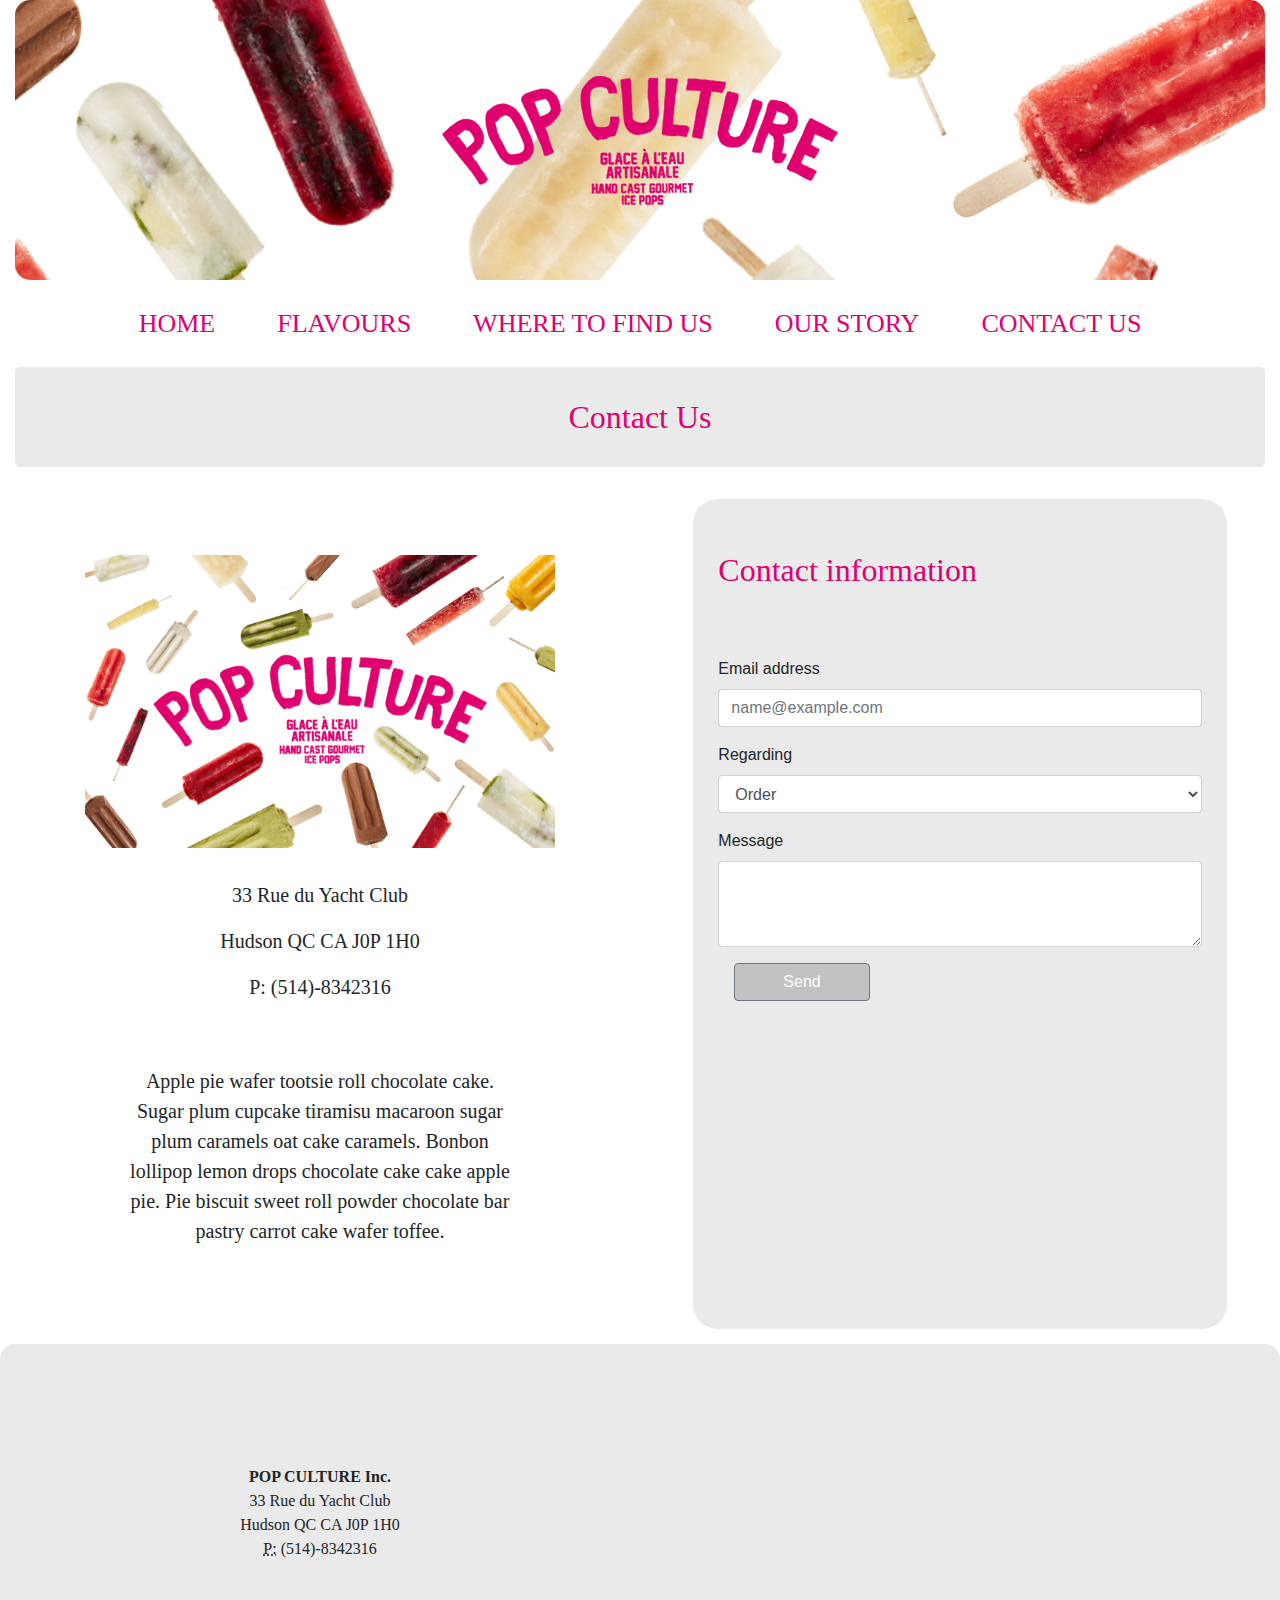
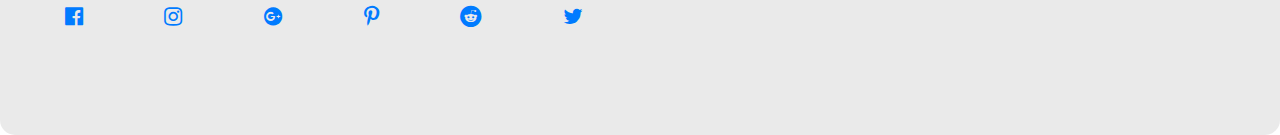
<file: jessica-front-end/popculturewebsite/contactus.html>
<!doctype html>
<html lang="en">

<head>
    <!-- Required meta tags -->
    <meta charset="utf-8">
    <meta name="viewport" content="width=device-width, initial-scale=1, shrink-to-fit=no">

    <!-- Bootstrap CSS -->
    <link rel="stylesheet" href="https://stackpath.bootstrapcdn.com/bootstrap/4.5.2/css/bootstrap.min.css"
        integrity="sha384-JcKb8q3iqJ61gNV9KGb8thSsNjpSL0n8PARn9HuZOnIxN0hoP+VmmDGMN5t9UJ0Z" crossorigin="anonymous">

    <!-- Font Awesome -->
    <link rel="stylesheet" href="https://cdnjs.cloudflare.com/ajax/libs/font-awesome/4.7.0/css/font-awesome.min.css"
        type="text/css">

    <title>Contact Us | Pop Culture</title>
    <style>
        #parallax-image {
            background-image: url("images/possiblebackground-addedpops.png");
            height: 280px;
            border-radius: 15px;
            background-attachment: fixed;
            background-position: center;
            background-repeat: no-repeat;
            background-size: cover;
        }

        #parallax-image-mid {
            background-image: url("images/possiblebackground-addedpops.png");
            height: 100px;
            border-radius: 15px;
            margin-bottom: 30px;
            background-attachment: fixed;
            background-position: center;
            background-repeat: no-repeat;
            background-size: cover;
        }

        #parallax-image-bottom {
            background-image: url("images/possiblebackground-addedpops.png");
            height: 100px;
            border-radius: 15px;
            background-attachment: fixed;
            background-position: center;
            background-repeat: no-repeat;
            background-size: cover;
        }

        #footer {
            background-color: #d6d5d580;
            padding-top: 10px;
            border-radius: 15px;
            margin-top: 10px;
        }

        #headerImg {
            height: auto;
            width: auto;
            border-radius: 25px;
        }


        h1 {
            font-family: 'Londrina Solid', cursive;
            font-size: 95px;
            color: #df016e;
        }

        h2,
        h3,
        h4,
        h5 {
            font-family: 'Londrina Solid', cursive;
            color: #df016e;
        }

        p {
            font-family: 'Londrina Solid', cursive;
        }

        .nav-item {
            font-family: 'Londrina Solid', cursive;
            font-size: 26px;
            padding-left: 15px;
            padding-right: 15px;
        }

        .nav-link {
            color: #df016e;
        }

        .jumbotron {
            background-color: #d6d5d580;
            padding-top: 15px;
            padding-bottom: 20px;
            height: 100px;
        }

        .btn {
            background-color: rgb(194, 194, 194);
        }

        .card {
            margin: 0 auto;
            /* Added */
            float: none;
            /* Added */
            margin-bottom: 30px;
            /* Added */
            background-color: #d6d5d580;
        }

        #contactImg {
            margin-left: auto;
            margin-right: auto;
            padding-bottom: 10px;
        }

        #contactRight {
            background-color: #d6d5d580;
            border-radius: 25px;
            margin-bottom: 5px;
            padding-right: 25px;
            padding-left: 25px;
        }

        @media (min-width: 1200px) {
            .container {
                max-width: 1680px;
            }
        }
    </style>
</head>

<body>
    <div class="container">

        <div id="parallax-image">
            <div class="row h-100">

                <div class="col-md-12 align-self-center">

                    <img id="headerImg" class="mx-auto d-block img-fluid" src="images/headerimg-blank.png"
                        alt="pop culture logo">
                </div>

            </div>
        </div>
        <!-- Navigation -->
        <ul class="nav justify-content-center my-3">
            <li class="nav-item">
                <a class="nav-link active" href="home.html">HOME</a>
            </li>
            <li class="nav-item">
                <a class="nav-link" href="flavours.html">FLAVOURS</a>
            </li>
            <li class="nav-item">
                <a class="nav-link" href="wheretofindus.html">WHERE TO FIND US</a>
            </li>
            <li class="nav-item">
                <a class="nav-link" href="ourstory.html">OUR STORY</a>
            </li>
            <li class="nav-item">
                <a class="nav-link" href="contactus.html">CONTACT US</a>
            </li>
        </ul>

        <div class="row">
            <div class="col text-center">
                <div class="jumbotron">
                    <h2 class="pt-3">Contact Us</h2>
                </div>
            </div>
        </div>
        <!---->

    </div>

    <div class="container">
        <div class="row justify-content-center">

            <div class="col-lg-5 col-md-3 p-md-4 text-center">
                <img class="img-fluid d-block p-2 my-4" id="contactImg" src="images/possibleheader-addedpops.png"
                    width="550" />

                <div><p class="lead">33 Rue du Yacht Club</p></div>
                <div><p class="lead"> Hudson QC CA J0P 1H0</p></div>
                <div><p class="lead pb-5">P: (514)-8342316</p></div>

                <p class="lead px-5 pb-5">
                    Apple pie wafer tootsie roll chocolate cake.
                    Sugar plum cupcake tiramisu macaroon sugar plum caramels oat cake caramels.
                    Bonbon lollipop lemon drops chocolate cake cake apple pie. Pie biscuit sweet roll powder
                    chocolate bar pastry carrot cake wafer toffee.
                </p>

            </div>
            <div class="col-md-5 offset-lg-1 d-flex flex-column pt-5" id="contactRight">
                <h2 class="my-1">
                    <p>Contact information</p>
                </h2>
                <form class="mt-5">
                    <div class="form-group">
                        <label for="exampleFormControlInput1">Email address</label>
                        <input type="email" class="form-control" id="exampleFormControlInput1"
                            placeholder="name@example.com">
                    </div>
                    <div class="form-group">
                        <label for="exampleFormControlSelect1">Regarding</label>
                        <select class="form-control" id="exampleFormControlSelect1">
                            <option>Order</option>
                            <option>General Question</option>
                            <option>Catering Inquires</option>
                            <option>Other</option>
                        </select>
                    </div>
                    <div class="form-group">
                        <label for="exampleFormControlTextarea1">Message</label>
                        <textarea class="form-control" id="exampleFormControlTextarea1" rows="3"></textarea>
                    </div>
                    <button type="submit" class="btn btn-secondary px-5 ml-3" id="contactSendbtn">Send</button>
                </form>
            </div>
        </div>
    </div>


    <div class="container" id="footer">
        <div class="row">
            <div class="col-md-6 text-center align-self-center p-4">
                <p class="mb-5"><strong>POP CULTURE Inc.</strong> <br>33 Rue du Yacht Club <br>Hudson QC CA J0P 1H0
                    <br> <abbr title="Phone">P:</abbr> (514)-8342316 </p>
                <div class="row">
                    <div class="col-md-12 d-flex align-items-center justify-content-around"> <a href="#">
                            <i class="d-block fa fa-facebook-official  fa-lg mx-2"></i>
                        </a> <a href="#">
                            <i class="d-block fa fa-instagram  fa-lg mx-2"></i>
                        </a> <a href="#">
                            <i class="d-block fa fa-google-plus-official  fa-lg mx-2"></i>
                        </a> <a href="#">
                            <i class="d-block fa fa-pinterest-p  fa-lg mx-2"></i>
                        </a> <a href="#">
                            <i class="d-block fa fa-reddit  fa-lg mx-2"></i>
                        </a> <a href="#">
                            <i class="d-block fa fa-twitter  fa-lg ml-2"></i>
                        </a> </div>
                </div>
            </div>
            <div class="col-md-6 pt-4">
                <div class="p-0" style="overflow:hidden;"> <iframe style="position:relative; top:-75px; border:none;"
                        width="100%" height="350"
                        src="https://www.google.com/maps/d/u/0/embed?mid=1ZM--eEBdVaOEntSzDbC4SKkzdG9a14Fg"
                        scrolling="no" frameborder="0"></iframe></div>
            </div>

        </div>
    </div>
    <!-- Optional JavaScript -->
    <!-- jQuery first, then Popper.js, then Bootstrap JS -->
    <script src="https://code.jquery.com/jquery-3.5.1.slim.min.js"
        integrity="sha384-DfXdz2htPH0lsSSs5nCTpuj/zy4C+OGpamoFVy38MVBnE+IbbVYUew+OrCXaRkfj"
        crossorigin="anonymous"></script>
    <script src="https://cdn.jsdelivr.net/npm/popper.js@1.16.1/dist/umd/popper.min.js"
        integrity="sha384-9/reFTGAW83EW2RDu2S0VKaIzap3H66lZH81PoYlFhbGU+6BZp6G7niu735Sk7lN"
        crossorigin="anonymous"></script>
    <script src="https://stackpath.bootstrapcdn.com/bootstrap/4.5.2/js/bootstrap.min.js"
        integrity="sha384-B4gt1jrGC7Jh4AgTPSdUtOBvfO8shuf57BaghqFfPlYxofvL8/KUEfYiJOMMV+rV"
        crossorigin="anonymous"></script>
</body>

</html>
</file>
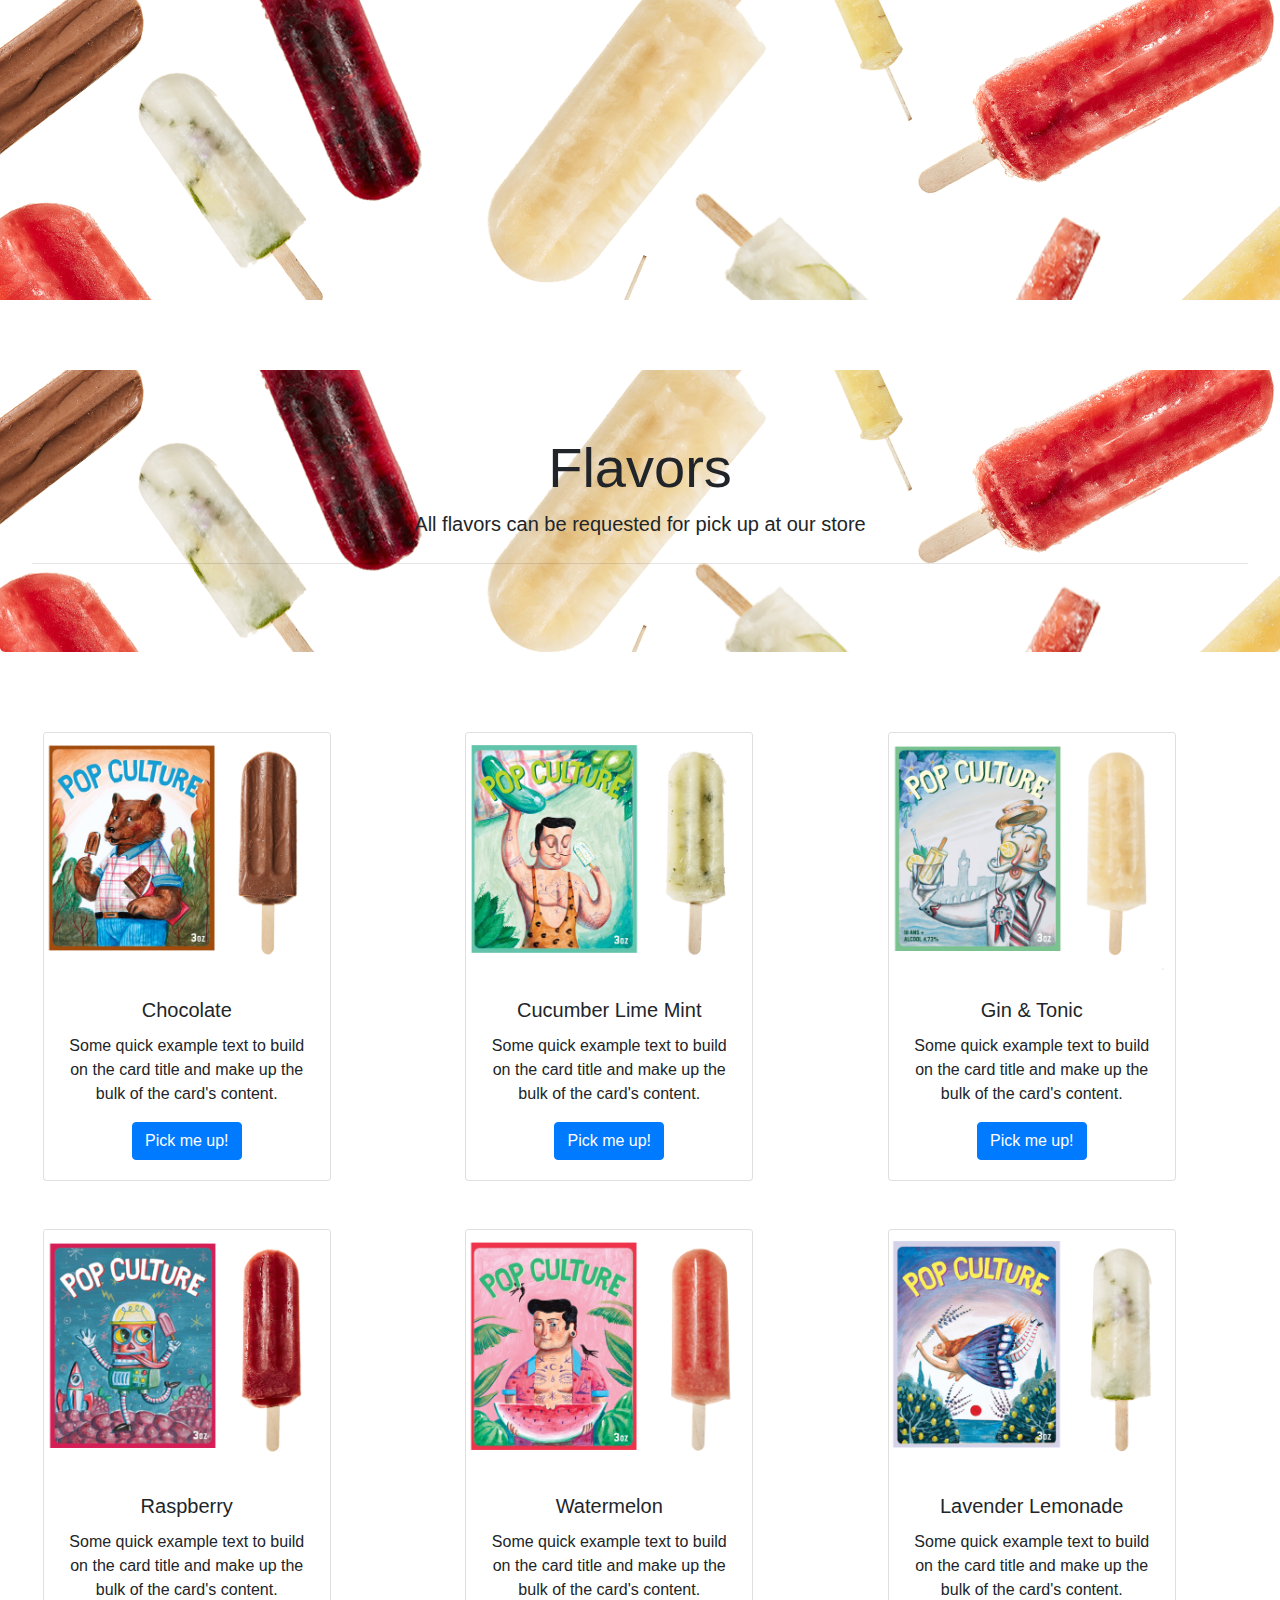
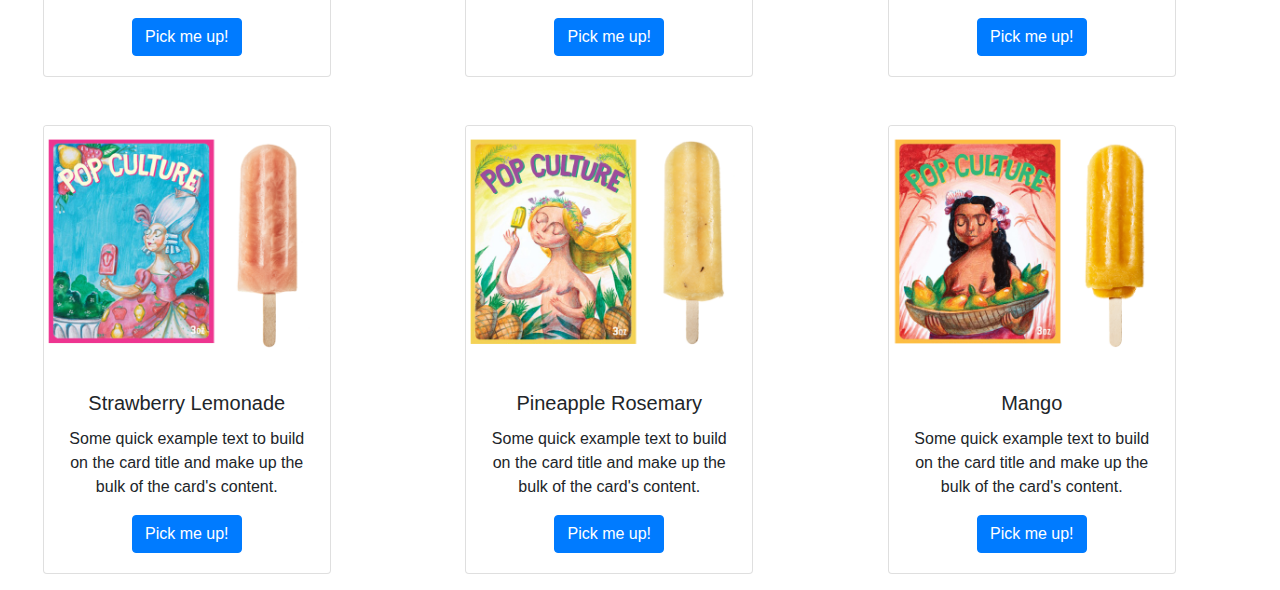
<file: jessica-front-end/popculturewebsite/flavorspage-vert.html>
<!DOCTYPE html>
<html lang="en">

<head>
    <!-- Required meta tags -->
    <meta charset="utf-8">
    <meta name="viewport" content="width=device-width, initial-scale=1, shrink-to-fit=no">

    <!-- Bootstrap CSS -->
    <link rel="stylesheet" href="https://stackpath.bootstrapcdn.com/bootstrap/4.5.2/css/bootstrap.min.css"
        integrity="sha384-JcKb8q3iqJ61gNV9KGb8thSsNjpSL0n8PARn9HuZOnIxN0hoP+VmmDGMN5t9UJ0Z" crossorigin="anonymous">
    <link rel="stylesheet" href="style.css">
    <title>Pop Culture | Flavors</title>
</head>

<body>

    <div id="parallax-image">
    </div>

    <div class="row">
        <div class="col text-center">
            <div class="jumbotron">
                <h1 class="display-4">Flavors</h1>
                <p class="lead">All flavors can be requested for pick up at our store</p>
                <hr class="my-4">
            </div>
        </div>
    </div>
   <!----> <div class="container">


        <!--First 3-->
        <div class="row mt-5">
            <div class="d-flex justify-content-center">
                <div class="col-3 text-center">
                    <div class="card" style="width: 18rem;">
                        <img class="card-img-top" src="images/vert-img/chocolate.png" alt="Card image cap">
                        <div class="card-body">
                            <h5 class="card-title">Chocolate</h5>
                            <p class="card-text">Some quick example text to build on the card title and make up the bulk
                                of the card's content.</p>
                            <a href="#" class="btn btn-primary">Pick me up!</a>
                        </div>
                    </div>
                </div>
                <div class="col-2"></div>
                <div class="col-3 text-center">
                    <div class="card" style="width: 18rem;">
                        <img class="card-img-top" src="images/vert-img/cucumber-mint.png" alt="Card image cap">
                        <div class="card-body">
                            <h5 class="card-title">Cucumber Lime Mint</h5>
                            <p class="card-text">Some quick example text to build on the card title and make up the bulk
                                of the card's content.</p>
                            <a href="#" class="btn btn-primary">Pick me up!</a>
                        </div>
                    </div>
                </div>
                <div class="col-2"></div>
                <div class="col-3 text-center">
                    <div class="card" style="width: 18rem;">
                        <img class="card-img-top" src="images/vert-img/gin-tonic.png" alt="Card image cap">
                        <div class="card-body">
                            <h5 class="card-title">Gin & Tonic</h5>
                            <p class="card-text">Some quick example text to build on the card title and make up the bulk
                                of the card's content.</p>
                            <a href="#" class="btn btn-primary">Pick me up!</a>
                        </div>
                    </div>
                </div>
            </div>
        </div>

        <!--Second 3-->
        <div class="row mt-5">
            <div class="d-flex justify-content-center">
                <div class="col-3 text-center">
                    <div class="card" style="width: 18rem;">
                        <img class="card-img-top" src="images/vert-img/raspberry.png" alt="Card image cap">
                        <div class="card-body">
                            <h5 class="card-title">Raspberry</h5>
                            <p class="card-text">Some quick example text to build on the card title and make up the bulk
                                of the card's content.</p>
                            <a href="#" class="btn btn-primary">Pick me up!</a>
                        </div>
                    </div>
                </div>
                <div class="col-2"></div>
                <div class="col-3 text-center">
                    <div class="card" style="width: 18rem;">
                        <img class="card-img-top" src="images/vert-img/watermelon.png" alt="Card image cap">
                        <div class="card-body">
                            <h5 class="card-title">Watermelon</h5>
                            <p class="card-text">Some quick example text to build on the card title and make up the bulk
                                of the card's content.</p>
                            <a href="#" class="btn btn-primary">Pick me up!</a>
                        </div>
                    </div>
                </div>
                <div class="col-2"></div>
                <div class="col-3 text-center">
                    <div class="card" style="width: 18rem;">
                        <img class="card-img-top" src="images/vert-img/lavender-lemonade.png" alt="Card image cap">
                        <div class="card-body">
                            <h5 class="card-title">Lavender Lemonade</h5>
                            <p class="card-text">Some quick example text to build on the card title and make up the bulk
                                of the card's content.</p>
                            <a href="#" class="btn btn-primary">Pick me up!</a>
                        </div>
                    </div>
                </div>
            </div>
        </div>

        <!--tHIRD 3-->
        <div class="row mt-5 mb-3">
            <div class="d-flex justify-content-center">
                <div class="col-3 text-center">
                    <div class="card" style="width: 18rem;">
                        <img class="card-img-top" src="images/vert-img/strawberry-lemonade.png" alt="Card image cap">
                        <div class="card-body">
                            <h5 class="card-title">Strawberry Lemonade</h5>
                            <p class="card-text">Some quick example text to build on the card title and make up the bulk
                                of the card's content.</p>
                            <a href="#" class="btn btn-primary">Pick me up!</a>
                        </div>
                    </div>
                </div>
                <div class="col-2"></div>
                <div class="col-3 text-center">
                    <div class="card" style="width: 18rem;">
                        <img class="card-img-top" src="images/vert-img/pineapple-rosemary.png" alt="Card image cap">
                        <div class="card-body">
                            <h5 class="card-title">Pineapple Rosemary</h5>
                            <p class="card-text">Some quick example text to build on the card title and make up the bulk
                                of the card's content.</p>
                            <a href="#" class="btn btn-primary">Pick me up!</a>
                        </div>
                    </div>
                </div>
                <div class="col-2"></div>
                <div class="col-3 text-center">
                    <div class="card" style="width: 18rem;">
                        <img class="card-img-top" src="images/vert-img/mango.png" alt="Card image cap">
                        <div class="card-body">
                            <h5 class="card-title">Mango</h5>
                            <p class="card-text">Some quick example text to build on the card title and make up the bulk
                                of the card's content.</p>
                            <a href="#" class="btn btn-primary">Pick me up!</a>
                        </div>
                    </div>
                </div>
            </div>
        </div>
    </div>




    <!-- Optional JavaScript -->
    <!-- jQuery first, then Popper.js, then Bootstrap JS -->
    <script src="https://code.jquery.com/jquery-3.5.1.slim.min.js"
        integrity="sha384-DfXdz2htPH0lsSSs5nCTpuj/zy4C+OGpamoFVy38MVBnE+IbbVYUew+OrCXaRkfj"
        crossorigin="anonymous"></script>
    <script src="https://cdn.jsdelivr.net/npm/popper.js@1.16.1/dist/umd/popper.min.js"
        integrity="sha384-9/reFTGAW83EW2RDu2S0VKaIzap3H66lZH81PoYlFhbGU+6BZp6G7niu735Sk7lN"
        crossorigin="anonymous"></script>
    <script src="https://stackpath.bootstrapcdn.com/bootstrap/4.5.2/js/bootstrap.min.js"
        integrity="sha384-B4gt1jrGC7Jh4AgTPSdUtOBvfO8shuf57BaghqFfPlYxofvL8/KUEfYiJOMMV+rV"
        crossorigin="anonymous"></script>
</body>

</html>
</file>
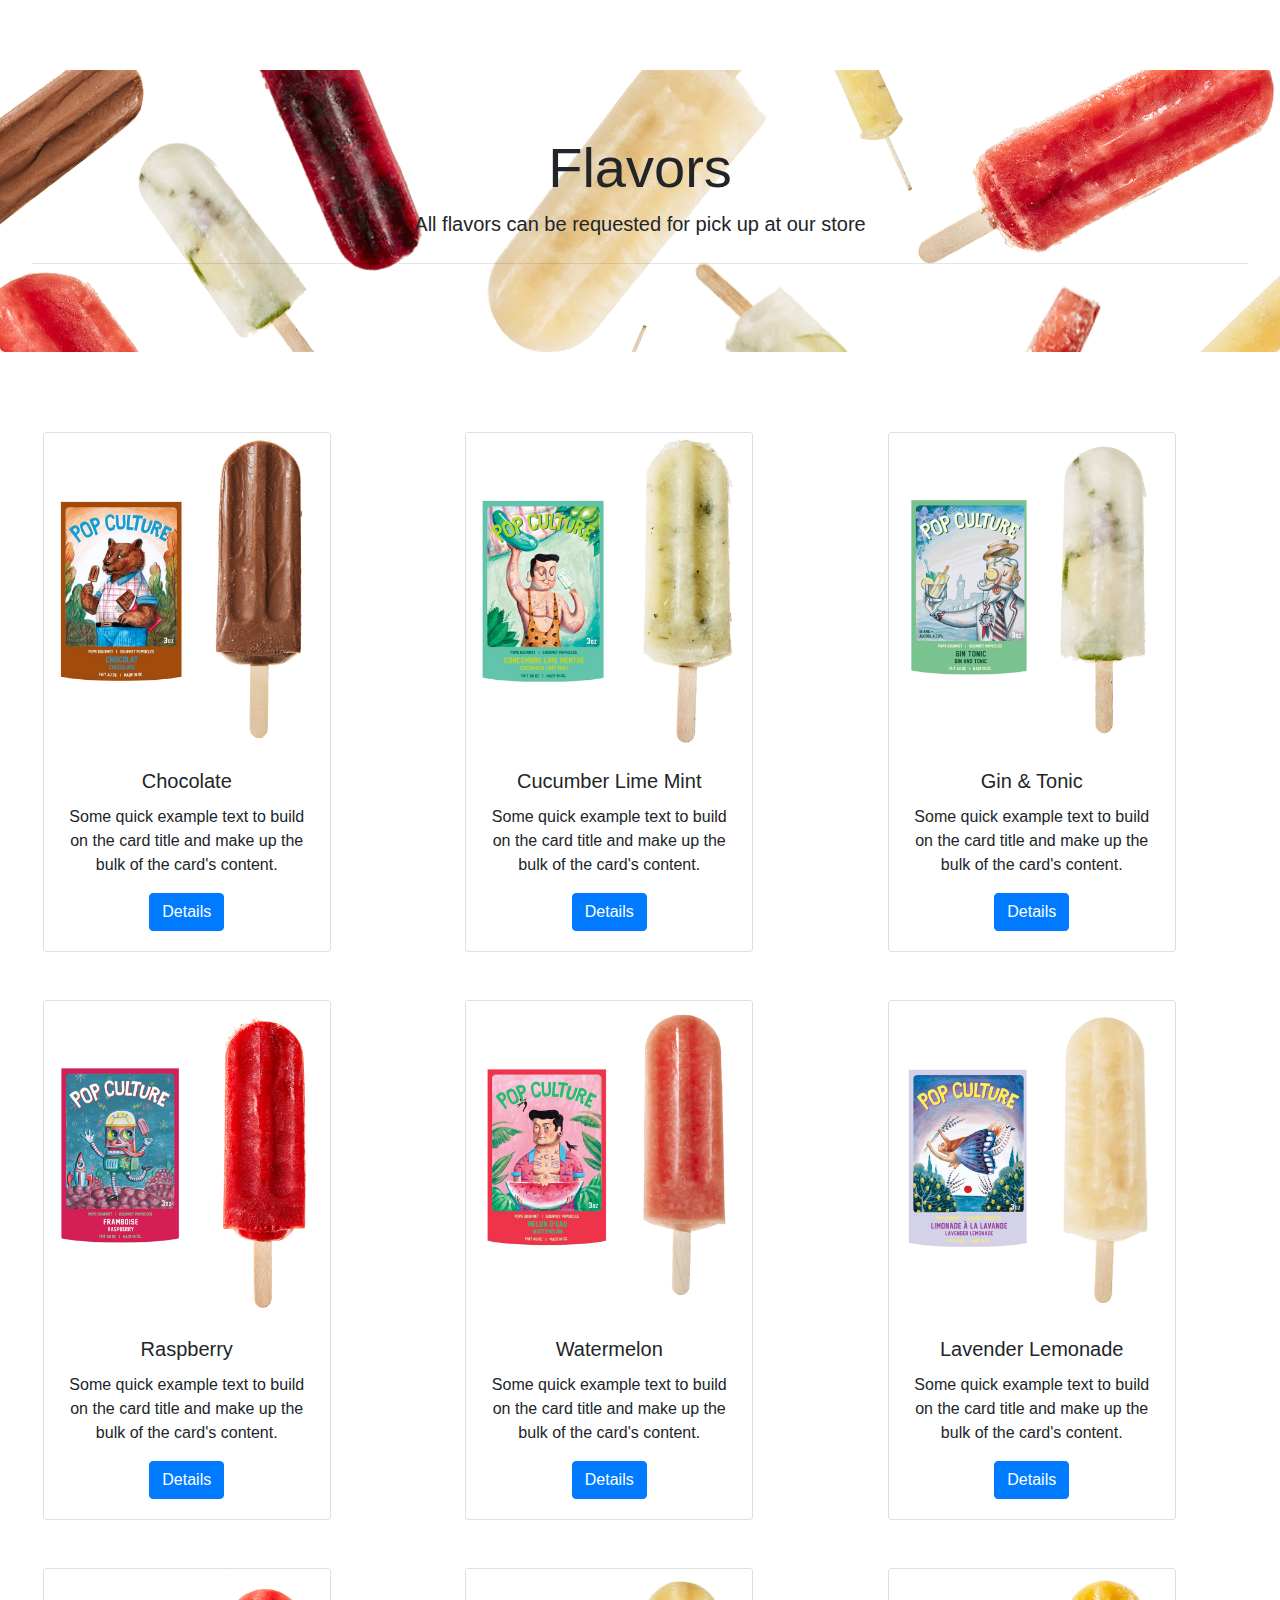
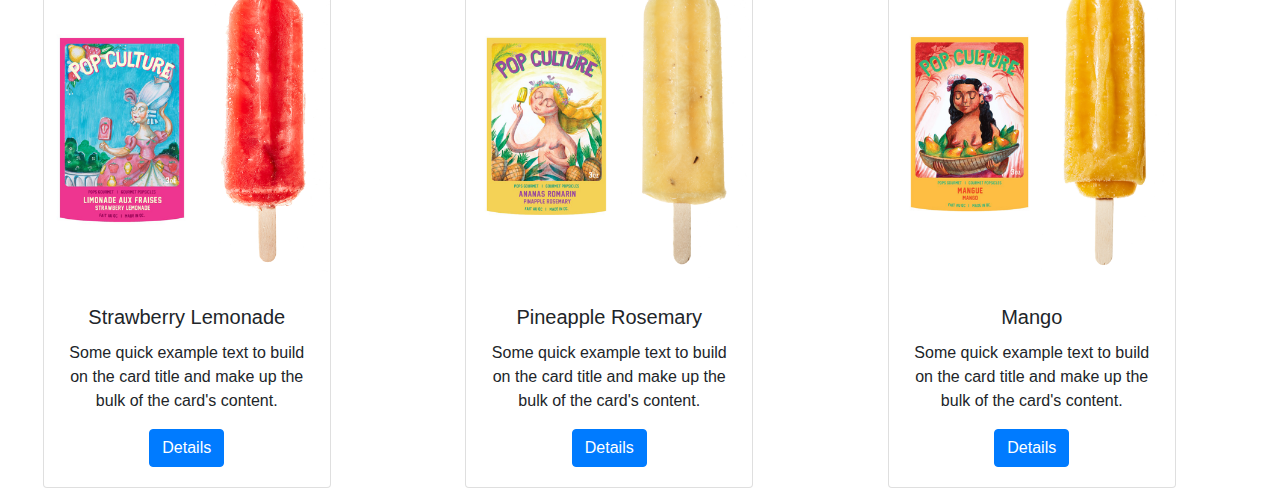
<file: jessica-front-end/popculturewebsite/flavorspage.html>
<!DOCTYPE html>
<html lang="en">

<head>
    <!-- Required meta tags -->
    <meta charset="utf-8">
    <meta name="viewport" content="width=device-width, initial-scale=1, shrink-to-fit=no">

    <!-- Bootstrap CSS -->
    <link rel="stylesheet" href="https://stackpath.bootstrapcdn.com/bootstrap/4.5.2/css/bootstrap.min.css"
        integrity="sha384-JcKb8q3iqJ61gNV9KGb8thSsNjpSL0n8PARn9HuZOnIxN0hoP+VmmDGMN5t9UJ0Z" crossorigin="anonymous">
    <link rel="stylesheet" href="style.css">
    <title>Pop Culture | Flavors</title>
</head>

<body>

    <div class="row">
        <div class="col text-center">
            <div class="jumbotron">
                <h1 class="display-4">Flavors</h1>
                <p class="lead">All flavors can be requested for pick up at our store</p>
                <hr class="my-4">
            </div>
        </div>
    </div>
    <!---->
    <div class="container">


        <!--First 3-->
        <div class="row mt-5">
            <div class="d-flex justify-content-center">
                <div class="col-3 text-center">
                    <div class="card" style="width: 18rem;">
                        <img class="card-img-top" src="images/chocolate.png" alt="Card image cap">
                        <div class="card-body">
                            <h5 class="card-title">Chocolate</h5>
                            <p class="card-text">Some quick example text to build on the card title and make up the bulk
                                of the card's content.</p>
                            <div class="container">
                                <!-- Button to Open the Modal -->
                                <button type="button" class="btn btn-primary" data-toggle="modal"
                                    data-target="#chocolateModal">
                                    Details
                                </button>

                                <!-- The Modal -->
                                <div class="modal" id="chocolateModal">
                                    <div class="modal-dialog modal-dialog-centered modal-lg">
                                        <div class="modal-content">

                                            <!-- Modal Header -->
                                            <div class="modal-header">
                                                <h4 class="modal-title"></h4>
                                                <button type="button" class="close"
                                                    data-dismiss="modal">&times;</button>
                                            </div>

                                            <!-- Modal body -->
                                            <div class="modal-body">
                                                <div class="row">
                                                    <div class="col-6" id="dynamic-content">
                                                        <div id="carouselExampleIndicators" class="carousel slide"
                                                            data-ride="carousel">
                                                            <ol class="carousel-indicators">
                                                                <li data-target="#carouselExampleIndicators"
                                                                    data-slide-to="0" class="active"></li>
                                                                <li data-target="#carouselExampleIndicators"
                                                                    data-slide-to="1"></li>
                                                                <li data-target="#carouselExampleIndicators"
                                                                    data-slide-to="2"></li>
                                                            </ol>
                                                            <div class="carousel-inner iceCreamCarouselImg">
                                                                <div class="carousel-item active">
                                                                    <img class="d-block w-100"
                                                                        src="images/pops/chocolate.JPG"
                                                                        alt="Second slide">
                                                                </div>
                                                                <div class="carousel-item">
                                                                    <img class="d-block w-100"
                                                                        src="images/labels/chocolate.png"
                                                                        alt="Third slide">
                                                                </div>
                                                            </div>
                                                            <a class="carousel-control-prev"
                                                                href="#carouselExampleIndicators" role="button"
                                                                data-slide="prev">
                                                                <span class="carousel-control-prev-icon"
                                                                    aria-hidden="true"></span>
                                                                <span class="sr-only">Previous</span>
                                                            </a>
                                                            <a class="carousel-control-next"
                                                                href="#carouselExampleIndicators" role="button"
                                                                data-slide="next">
                                                                <span class="carousel-control-next-icon"
                                                                    aria-hidden="true"></span>
                                                                <span class="sr-only">Next</span>
                                                            </a>
                                                        </div>
                                                    </div>
                                                    <div class="col-6">
                                                        <h1 class="mt-2">Chocolate</h1>
                                                    </div>
                                                </div>
                                            </div>


                                            <!-- Modal footer -->
                                            <div class="modal-footer">
                                                <button type="button" class="btn btn-danger"
                                                    data-dismiss="modal">Close</button>
                                            </div>

                                        </div>
                                    </div>
                                </div>

                            </div>
                        </div>
                    </div>
                </div>
                <div class="col-2"></div>
                <div class="col-3 text-center">
                    <div class="card" style="width: 18rem;">
                        <img class="card-img-top" src="images/cucumber-lime-mint.png" alt="Card image cap">
                        <div class="card-body">
                            <h5 class="card-title">Cucumber Lime Mint</h5>
                            <p class="card-text">Some quick example text to build on the card title and make up the bulk
                                of the card's content.</p>
                            <!-- Button to Open the Modal -->
                            <button type="button" class="btn btn-primary" data-toggle="modal"
                                data-target="#cucumberModal">
                                Details
                            </button>

                            <!-- The Modal -->
                            <div class="modal" id="cucumberModal">
                                <div class="modal-dialog modal-dialog-centered modal-lg">
                                    <div class="modal-content">

                                        <!-- Modal Header -->
                                        <div class="modal-header">
                                            <h4 class="modal-title"></h4>
                                            <button type="button" class="close" data-dismiss="modal">&times;</button>
                                        </div>

                                        <!-- Modal body -->
                                        <div class="modal-body">
                                            <div class="row">
                                                <div class="col-6" id="dynamic-content">
                                                    <div id="carouselExampleIndicators1" class="carousel slide"
                                                        data-ride="carousel">
                                                        <ol class="carousel-indicators">
                                                            <li data-target="#carouselExampleIndicators1"
                                                                data-slide-to="0" class="active"></li>
                                                            <li data-target="#carouselExampleIndicators1"
                                                                data-slide-to="1"></li>
                                                        </ol>
                                                        <div class="carousel-inner iceCreamCarouselImg">
                                                            <div class="carousel-item active">
                                                                <img class="d-block w-100"
                                                                    src="images/pops/cucumberlimemint.png"
                                                                    alt="Second slide">
                                                            </div>
                                                            <div class="carousel-item">
                                                                <img class="d-block w-100"
                                                                    src="images/labels/cucumberlimemint.png"
                                                                    alt="Third slide">
                                                            </div>
                                                        </div>
                                                        <a class="carousel-control-prev"
                                                            href="#carouselExampleIndicators1" role="button"
                                                            data-slide="prev">
                                                            <span class="carousel-control-prev-icon"
                                                                aria-hidden="true"></span>
                                                            <span class="sr-only">Previous</span>
                                                        </a>
                                                        <a class="carousel-control-next"
                                                            href="#carouselExampleIndicators1" role="button"
                                                            data-slide="next">
                                                            <span class="carousel-control-next-icon"
                                                                aria-hidden="true"></span>
                                                            <span class="sr-only">Next</span>
                                                        </a>
                                                    </div>
                                                </div>
                                                <div class="col-6">
                                                    <h1 class="mt-2">Cucumber Lime Mint</h1>
                                                </div>
                                            </div>
                                        </div>


                                        <!-- Modal footer -->
                                        <div class="modal-footer">
                                            <button type="button" class="btn btn-danger"
                                                data-dismiss="modal">Close</button>
                                        </div>

                                    </div>
                                </div>
                            </div>
                        </div>
                    </div>
                </div>
                <div class="col-2"></div>
                <div class="col-3 text-center">
                    <div class="card" style="width: 18rem;">
                        <img class="card-img-top" src="images/gin-tonic.png" alt="Card image cap">
                        <div class="card-body">
                            <h5 class="card-title">Gin & Tonic</h5>
                            <p class="card-text">Some quick example text to build on the card title and make up the bulk
                                of the card's content.</p>
                            <!-- Button to Open the Modal -->
                            <button type="button" class="btn btn-primary" data-toggle="modal" data-target="#ginModal">
                                Details
                            </button>

                            <!-- The Modal -->
                            <div class="modal" id="ginModal">
                                <div class="modal-dialog modal-dialog-centered modal-lg">
                                    <div class="modal-content">

                                        <!-- Modal Header -->
                                        <div class="modal-header">
                                            <h4 class="modal-title"></h4>
                                            <button type="button" class="close" data-dismiss="modal">&times;</button>
                                        </div>

                                        <!-- Modal body -->
                                        <div class="modal-body">
                                            <div class="row">
                                                <div class="col-6" id="dynamic-content">
                                                    <div id="carouselExampleIndicators2" class="carousel slide"
                                                        data-ride="carousel">
                                                        <ol class="carousel-indicators">
                                                            <li data-target="#carouselExampleIndicators2"
                                                                data-slide-to="0" class="active"></li>
                                                            <li data-target="#carouselExampleIndicators2"
                                                                data-slide-to="1"></li>
                                                        </ol>
                                                        <div class="carousel-inner iceCreamCarouselImg">
                                                            <div class="carousel-item active">
                                                                <img class="d-block w-100"
                                                                    src="images/pops/gintonic.png" alt="Second slide">
                                                            </div>
                                                            <div class="carousel-item">
                                                                <img class="d-block w-100"
                                                                    src="images/labels/ginandtonic.png"
                                                                    alt="Third slide">
                                                            </div>
                                                        </div>
                                                        <a class="carousel-control-prev"
                                                            href="#carouselExampleIndicators2" role="button"
                                                            data-slide="prev">
                                                            <span class="carousel-control-prev-icon"
                                                                aria-hidden="true"></span>
                                                            <span class="sr-only">Previous</span>
                                                        </a>
                                                        <a class="carousel-control-next"
                                                            href="#carouselExampleIndicators2" role="button"
                                                            data-slide="next">
                                                            <span class="carousel-control-next-icon"
                                                                aria-hidden="true"></span>
                                                            <span class="sr-only">Next</span>
                                                        </a>
                                                    </div>
                                                </div>
                                                <div class="col-6">
                                                    <h1 class="mt-2">Gin & Tonic</h1>
                                                </div>
                                            </div>
                                        </div>


                                        <!-- Modal footer -->
                                        <div class="modal-footer">
                                            <button type="button" class="btn btn-danger"
                                                data-dismiss="modal">Close</button>
                                        </div>

                                    </div>
                                </div>
                            </div>
                        </div>
                    </div>
                </div>
            </div>
        </div>

        <!--Second 3-->
        <div class="row mt-5">
            <div class="d-flex justify-content-center">
                <div class="col-3 text-center">
                    <div class="card" style="width: 18rem;">
                        <img class="card-img-top" src="images/raspberry.png" alt="Card image cap">
                        <div class="card-body">
                            <h5 class="card-title">Raspberry</h5>
                            <p class="card-text">Some quick example text to build on the card title and make up the bulk
                                of the card's content.</p>
                            <!-- Button to Open the Modal -->
                            <button type="button" class="btn btn-primary" data-toggle="modal" data-target="#rasModal">
                                Details
                            </button>

                            <!-- The Modal -->
                            <div class="modal" id="rasModal">
                                <div class="modal-dialog modal-dialog-centered modal-lg">
                                    <div class="modal-content">

                                        <!-- Modal Header -->
                                        <div class="modal-header">
                                            <h4 class="modal-title"></h4>
                                            <button type="button" class="close" data-dismiss="modal">&times;</button>
                                        </div>

                                        <!-- Modal body -->
                                        <div class="modal-body">
                                            <div class="row">
                                                <div class="col-6" id="dynamic-content">
                                                    <div id="carouselExampleIndicators3" class="carousel slide"
                                                        data-ride="carousel">
                                                        <ol class="carousel-indicators">
                                                            <li data-target="#carouselExampleIndicators3"
                                                                data-slide-to="0" class="active"></li>
                                                            <li data-target="#carouselExampleIndicators3"
                                                                data-slide-to="1"></li>
                                                        </ol>
                                                        <div class="carousel-inner iceCreamCarouselImg">
                                                            <div class="carousel-item active">
                                                                <img class="d-block w-100"
                                                                    src="images/pops/raspberry.png" alt="Second slide">
                                                            </div>
                                                            <div class="carousel-item">
                                                                <img class="d-block w-100"
                                                                    src="images/labels/raspberry.png" alt="Third slide">
                                                            </div>
                                                        </div>
                                                        <a class="carousel-control-prev"
                                                            href="#carouselExampleIndicators3" role="button"
                                                            data-slide="prev">
                                                            <span class="carousel-control-prev-icon"
                                                                aria-hidden="true"></span>
                                                            <span class="sr-only">Previous</span>
                                                        </a>
                                                        <a class="carousel-control-next"
                                                            href="#carouselExampleIndicators3" role="button"
                                                            data-slide="next">
                                                            <span class="carousel-control-next-icon"
                                                                aria-hidden="true"></span>
                                                            <span class="sr-only">Next</span>
                                                        </a>
                                                    </div>
                                                </div>
                                                <div class="col-6">
                                                    <h1 class="mt-2">Raspberry</h1>
                                                </div>
                                            </div>
                                        </div>


                                        <!-- Modal footer -->
                                        <div class="modal-footer">
                                            <button type="button" class="btn btn-danger"
                                                data-dismiss="modal">Close</button>
                                        </div>

                                    </div>
                                </div>
                            </div>
                        </div>



                    </div>
                </div>
                <div class="col-2"></div>
                <div class="col-3 text-center">
                    <div class="card" style="width: 18rem;">
                        <img class="card-img-top" src="images/watermelon.png" alt="Card image cap">
                        <div class="card-body">
                            <h5 class="card-title">Watermelon</h5>
                            <p class="card-text">Some quick example text to build on the card title and make up the bulk
                                of the card's content.</p>
                                                        <!-- Button to Open the Modal -->
                                                        <button type="button" class="btn btn-primary" data-toggle="modal" data-target="#waterModal">
                                                            Details
                                                        </button>
                            
                                                        <!-- The Modal -->
                                                        <div class="modal" id="waterModal">
                                                            <div class="modal-dialog modal-dialog-centered modal-lg">
                                                                <div class="modal-content">
                            
                                                                    <!-- Modal Header -->
                                                                    <div class="modal-header">
                                                                        <h4 class="modal-title"></h4>
                                                                        <button type="button" class="close" data-dismiss="modal">&times;</button>
                                                                    </div>
                            
                                                                    <!-- Modal body -->
                                                                    <div class="modal-body">
                                                                        <div class="row">
                                                                            <div class="col-6" id="dynamic-content">
                                                                                <div id="carouselExampleIndicators4" class="carousel slide"
                                                                                    data-ride="carousel">
                                                                                    <ol class="carousel-indicators">
                                                                                        <li data-target="#carouselExampleIndicators4"
                                                                                            data-slide-to="0" class="active"></li>
                                                                                        <li data-target="#carouselExampleIndicators4"
                                                                                            data-slide-to="1"></li>
                                                                                    </ol>
                                                                                    <div class="carousel-inner iceCreamCarouselImg">
                                                                                        <div class="carousel-item active">
                                                                                            <img class="d-block w-100"
                                                                                                src="images/pops/watermelon.png" alt="Second slide">
                                                                                        </div>
                                                                                        <div class="carousel-item">
                                                                                            <img class="d-block w-100"
                                                                                                src="images/labels/watermelon.png" alt="Third slide">
                                                                                        </div>
                                                                                    </div>
                                                                                    <a class="carousel-control-prev"
                                                                                        href="#carouselExampleIndicators4" role="button"
                                                                                        data-slide="prev">
                                                                                        <span class="carousel-control-prev-icon"
                                                                                            aria-hidden="true"></span>
                                                                                        <span class="sr-only">Previous</span>
                                                                                    </a>
                                                                                    <a class="carousel-control-next"
                                                                                        href="#carouselExampleIndicators4" role="button"
                                                                                        data-slide="next">
                                                                                        <span class="carousel-control-next-icon"
                                                                                            aria-hidden="true"></span>
                                                                                        <span class="sr-only">Next</span>
                                                                                    </a>
                                                                                </div>
                                                                            </div>
                                                                            <div class="col-6">
                                                                                <h1 class="mt-2">Watermelon</h1>
                                                                            </div>
                                                                        </div>
                                                                    </div>
                            
                            
                                                                    <!-- Modal footer -->
                                                                    <div class="modal-footer">
                                                                        <button type="button" class="btn btn-danger"
                                                                            data-dismiss="modal">Close</button>
                                                                    </div>
                            
                                                                </div>
                                                            </div>
                                                        </div>
                        </div>
                    </div>
                </div>
                <div class="col-2"></div>
                <div class="col-3 text-center">
                    <div class="card" style="width: 18rem;">
                        <img class="card-img-top" src="images/lavender-lemonade.png" alt="Card image cap">
                        <div class="card-body">
                            <h5 class="card-title">Lavender Lemonade</h5>
                            <p class="card-text">Some quick example text to build on the card title and make up the bulk
                                of the card's content.</p>
                                                        <!-- Button to Open the Modal -->
                                                        <button type="button" class="btn btn-primary" data-toggle="modal" data-target="#lavModal">
                                                            Details
                                                        </button>
                            
                                                        <!-- The Modal -->
                                                        <div class="modal" id="lavModal">
                                                            <div class="modal-dialog modal-dialog-centered modal-lg">
                                                                <div class="modal-content">
                            
                                                                    <!-- Modal Header -->
                                                                    <div class="modal-header">
                                                                        <h4 class="modal-title"></h4>
                                                                        <button type="button" class="close" data-dismiss="modal">&times;</button>
                                                                    </div>
                            
                                                                    <!-- Modal body -->
                                                                    <div class="modal-body">
                                                                        <div class="row">
                                                                            <div class="col-6" id="dynamic-content">
                                                                                <div id="carouselExampleIndicators5" class="carousel slide"
                                                                                    data-ride="carousel">
                                                                                    <ol class="carousel-indicators">
                                                                                        <li data-target="#carouselExampleIndicators5"
                                                                                            data-slide-to="0" class="active"></li>
                                                                                        <li data-target="#carouselExampleIndicators5"
                                                                                            data-slide-to="1"></li>
                                                                                    </ol>
                                                                                    <div class="carousel-inner iceCreamCarouselImg">
                                                                                        <div class="carousel-item active">
                                                                                            <img class="d-block w-100"
                                                                                                src="images/pops/lavender-lemonade.JPG" alt="Second slide">
                                                                                        </div>
                                                                                        <div class="carousel-item">
                                                                                            <img class="d-block w-100"
                                                                                                src="images/labels/lavenderlemonade.png" alt="Third slide">
                                                                                        </div>
                                                                                    </div>
                                                                                    <a class="carousel-control-prev"
                                                                                        href="#carouselExampleIndicators5" role="button"
                                                                                        data-slide="prev">
                                                                                        <span class="carousel-control-prev-icon"
                                                                                            aria-hidden="true"></span>
                                                                                        <span class="sr-only">Previous</span>
                                                                                    </a>
                                                                                    <a class="carousel-control-next"
                                                                                        href="#carouselExampleIndicators5" role="button"
                                                                                        data-slide="next">
                                                                                        <span class="carousel-control-next-icon"
                                                                                            aria-hidden="true"></span>
                                                                                        <span class="sr-only">Next</span>
                                                                                    </a>
                                                                                </div>
                                                                            </div>
                                                                            <div class="col-6">
                                                                                <h1 class="mt-2">Lavender Lemonade</h1>
                                                                            </div>
                                                                        </div>
                                                                    </div>
                            
                            
                                                                    <!-- Modal footer -->
                                                                    <div class="modal-footer">
                                                                        <button type="button" class="btn btn-danger"
                                                                            data-dismiss="modal">Close</button>
                                                                    </div>
                            
                                                                </div>
                                                            </div>
                                                        </div>
                        </div>
                    </div>
                </div>
            </div>
        </div>

        <!--tHIRD 3-->
        <div class="row mt-5 mb-3">
            <div class="d-flex justify-content-center">
                <div class="col-3 text-center">
                    <div class="card" style="width: 18rem;">
                        <img class="card-img-top" src="images/strawberry-lemonade.png" alt="Card image cap">
                        <div class="card-body">
                            <h5 class="card-title">Strawberry Lemonade</h5>
                            <p class="card-text">Some quick example text to build on the card title and make up the bulk
                                of the card's content.</p>
                                                        <!-- Button to Open the Modal -->
                                                        <button type="button" class="btn btn-primary" data-toggle="modal" data-target="#strawlemModal">
                                                            Details
                                                        </button>
                            
                                                        <!-- The Modal -->
                                                        <div class="modal" id="strawlemModal">
                                                            <div class="modal-dialog modal-dialog-centered modal-lg">
                                                                <div class="modal-content">
                            
                                                                    <!-- Modal Header -->
                                                                    <div class="modal-header">
                                                                        <h4 class="modal-title"></h4>
                                                                        <button type="button" class="close" data-dismiss="modal">&times;</button>
                                                                    </div>
                            
                                                                    <!-- Modal body -->
                                                                    <div class="modal-body">
                                                                        <div class="row">
                                                                            <div class="col-6" id="dynamic-content">
                                                                                <div id="carouselExampleIndicators6" class="carousel slide"
                                                                                    data-ride="carousel">
                                                                                    <ol class="carousel-indicators">
                                                                                        <li data-target="#carouselExampleIndicators6"
                                                                                            data-slide-to="0" class="active"></li>
                                                                                        <li data-target="#carouselExampleIndicators6"
                                                                                            data-slide-to="1"></li>
                                                                                    </ol>
                                                                                    <div class="carousel-inner iceCreamCarouselImg">
                                                                                        <div class="carousel-item active">
                                                                                            <img class="d-block w-100"
                                                                                                src="images/pops/strawberry-lemonade.JPG" alt="Second slide">
                                                                                        </div>
                                                                                        <div class="carousel-item">
                                                                                            <img class="d-block w-100"
                                                                                                src="images/labels/strawberrylemonade.png" alt="Third slide">
                                                                                        </div>
                                                                                    </div>
                                                                                    <a class="carousel-control-prev"
                                                                                        href="#carouselExampleIndicators6" role="button"
                                                                                        data-slide="prev">
                                                                                        <span class="carousel-control-prev-icon"
                                                                                            aria-hidden="true"></span>
                                                                                        <span class="sr-only">Previous</span>
                                                                                    </a>
                                                                                    <a class="carousel-control-next"
                                                                                        href="#carouselExampleIndicators6" role="button"
                                                                                        data-slide="next">
                                                                                        <span class="carousel-control-next-icon"
                                                                                            aria-hidden="true"></span>
                                                                                        <span class="sr-only">Next</span>
                                                                                    </a>
                                                                                </div>
                                                                            </div>
                                                                            <div class="col-6">
                                                                                <h1 class="mt-2">Strawberry Lemonade</h1>
                                                                            </div>
                                                                        </div>
                                                                    </div>
                            
                            
                                                                    <!-- Modal footer -->
                                                                    <div class="modal-footer">
                                                                        <button type="button" class="btn btn-danger"
                                                                            data-dismiss="modal">Close</button>
                                                                    </div>
                            
                                                                </div>
                                                            </div>
                                                        </div>
                        </div>
                    </div>
                </div>
                <div class="col-2"></div>
                <div class="col-3 text-center">
                    <div class="card" style="width: 18rem;">
                        <img class="card-img-top" src="images/pineapple-rosemary.png" alt="Card image cap">
                        <div class="card-body">
                            <h5 class="card-title">Pineapple Rosemary</h5>
                            <p class="card-text">Some quick example text to build on the card title and make up the bulk
                                of the card's content.</p>
                                                        <!-- Button to Open the Modal -->
                                                        <button type="button" class="btn btn-primary" data-toggle="modal" data-target="#pineapModal">
                                                            Details
                                                        </button>
                            
                                                        <!-- The Modal -->
                                                        <div class="modal" id="pineapModal">
                                                            <div class="modal-dialog modal-dialog-centered modal-lg">
                                                                <div class="modal-content">
                            
                                                                    <!-- Modal Header -->
                                                                    <div class="modal-header">
                                                                        <h4 class="modal-title"></h4>
                                                                        <button type="button" class="close" data-dismiss="modal">&times;</button>
                                                                    </div>
                            
                                                                    <!-- Modal body -->
                                                                    <div class="modal-body">
                                                                        <div class="row">
                                                                            <div class="col-6" id="dynamic-content">
                                                                                <div id="carouselExampleIndicators7" class="carousel slide"
                                                                                    data-ride="carousel">
                                                                                    <ol class="carousel-indicators">
                                                                                        <li data-target="#carouselExampleIndicators3"
                                                                                            data-slide-to="0" class="active"></li>
                                                                                        <li data-target="#carouselExampleIndicators3"
                                                                                            data-slide-to="1"></li>
                                                                                    </ol>
                                                                                    <div class="carousel-inner iceCreamCarouselImg">
                                                                                        <div class="carousel-item active">
                                                                                            <img class="d-block w-100"
                                                                                                src="images/pops/pineapple-rosemary.png" alt="Second slide">
                                                                                        </div>
                                                                                        <div class="carousel-item">
                                                                                            <img class="d-block w-100"
                                                                                                src="images/labels/pineapplerosemary.png" alt="Third slide">
                                                                                        </div>
                                                                                    </div>
                                                                                    <a class="carousel-control-prev"
                                                                                        href="#carouselExampleIndicators7" role="button"
                                                                                        data-slide="prev">
                                                                                        <span class="carousel-control-prev-icon"
                                                                                            aria-hidden="true"></span>
                                                                                        <span class="sr-only">Previous</span>
                                                                                    </a>
                                                                                    <a class="carousel-control-next"
                                                                                        href="#carouselExampleIndicators7" role="button"
                                                                                        data-slide="next">
                                                                                        <span class="carousel-control-next-icon"
                                                                                            aria-hidden="true"></span>
                                                                                        <span class="sr-only">Next</span>
                                                                                    </a>
                                                                                </div>
                                                                            </div>
                                                                            <div class="col-6">
                                                                                <h1 class="mt-2">Pineapple Rosemary</h1>
                                                                            </div>
                                                                        </div>
                                                                    </div>
                            
                            
                                                                    <!-- Modal footer -->
                                                                    <div class="modal-footer">
                                                                        <button type="button" class="btn btn-danger"
                                                                            data-dismiss="modal">Close</button>
                                                                    </div>
                            
                                                                </div>
                                                            </div>
                                                        </div>
                        </div>
                    </div>
                </div>
                <div class="col-2"></div>
                <div class="col-3 text-center">
                    <div class="card" style="width: 18rem;">
                        <img class="card-img-top" src="images/mango.png" alt="Card image cap">
                        <div class="card-body">
                            <h5 class="card-title">Mango</h5>
                            <p class="card-text">Some quick example text to build on the card title and make up the bulk
                                of the card's content.</p>
                                                        <!-- Button to Open the Modal -->
                                                        <button type="button" class="btn btn-primary" data-toggle="modal" data-target="#mangModal">
                                                            Details
                                                        </button>
                            
                                                        <!-- The Modal -->
                                                        <div class="modal" id="mangModal">
                                                            <div class="modal-dialog modal-dialog-centered modal-lg">
                                                                <div class="modal-content">
                            
                                                                    <!-- Modal Header -->
                                                                    <div class="modal-header">
                                                                        <h4 class="modal-title"></h4>
                                                                        <button type="button" class="close" data-dismiss="modal">&times;</button>
                                                                    </div>
                            
                                                                    <!-- Modal body -->
                                                                    <div class="modal-body">
                                                                        <div class="row">
                                                                            <div class="col-6" id="dynamic-content">
                                                                                <div id="carouselExampleIndicators8" class="carousel slide"
                                                                                    data-ride="carousel">
                                                                                    <ol class="carousel-indicators">
                                                                                        <li data-target="#carouselExampleIndicators8"
                                                                                            data-slide-to="0" class="active"></li>
                                                                                        <li data-target="#carouselExampleIndicators8"
                                                                                            data-slide-to="1"></li>
                                                                                    </ol>
                                                                                    <div class="carousel-inner iceCreamCarouselImg">
                                                                                        <div class="carousel-item active">
                                                                                            <img class="d-block w-100"
                                                                                                src="images/pops/mango.png" alt="Second slide">
                                                                                        </div>
                                                                                        <div class="carousel-item">
                                                                                            <img class="d-block w-100"
                                                                                                src="images/labels/mango.png" alt="Third slide">
                                                                                        </div>
                                                                                    </div>
                                                                                    <a class="carousel-control-prev"
                                                                                        href="#carouselExampleIndicators8" role="button"
                                                                                        data-slide="prev">
                                                                                        <span class="carousel-control-prev-icon"
                                                                                            aria-hidden="true"></span>
                                                                                        <span class="sr-only">Previous</span>
                                                                                    </a>
                                                                                    <a class="carousel-control-next"
                                                                                        href="#carouselExampleIndicators8" role="button"
                                                                                        data-slide="next">
                                                                                        <span class="carousel-control-next-icon"
                                                                                            aria-hidden="true"></span>
                                                                                        <span class="sr-only">Next</span>
                                                                                    </a>
                                                                                </div>
                                                                            </div>
                                                                            <div class="col-6">
                                                                                <h1 class="mt-2">Mango</h1>
                                                                            </div>
                                                                        </div>
                                                                    </div>
                            
                            
                                                                    <!-- Modal footer -->
                                                                    <div class="modal-footer">
                                                                        <button type="button" class="btn btn-danger"
                                                                            data-dismiss="modal">Close</button>
                                                                    </div>
                            
                                                                </div>
                                                            </div>
                                                        </div>
                        </div>
                    </div>
                </div>
            </div>
        </div>


    </div>


    <!-- Optional JavaScript -->
    <!-- jQuery first, then Popper.js, then Bootstrap JS -->
    <script src="https://code.jquery.com/jquery-3.5.1.slim.min.js"
        integrity="sha384-DfXdz2htPH0lsSSs5nCTpuj/zy4C+OGpamoFVy38MVBnE+IbbVYUew+OrCXaRkfj"
        crossorigin="anonymous"></script>
    <script src="https://cdn.jsdelivr.net/npm/popper.js@1.16.1/dist/umd/popper.min.js"
        integrity="sha384-9/reFTGAW83EW2RDu2S0VKaIzap3H66lZH81PoYlFhbGU+6BZp6G7niu735Sk7lN"
        crossorigin="anonymous"></script>
    <script src="https://stackpath.bootstrapcdn.com/bootstrap/4.5.2/js/bootstrap.min.js"
        integrity="sha384-B4gt1jrGC7Jh4AgTPSdUtOBvfO8shuf57BaghqFfPlYxofvL8/KUEfYiJOMMV+rV"
        crossorigin="anonymous"></script>
</body>

</html>
</file>
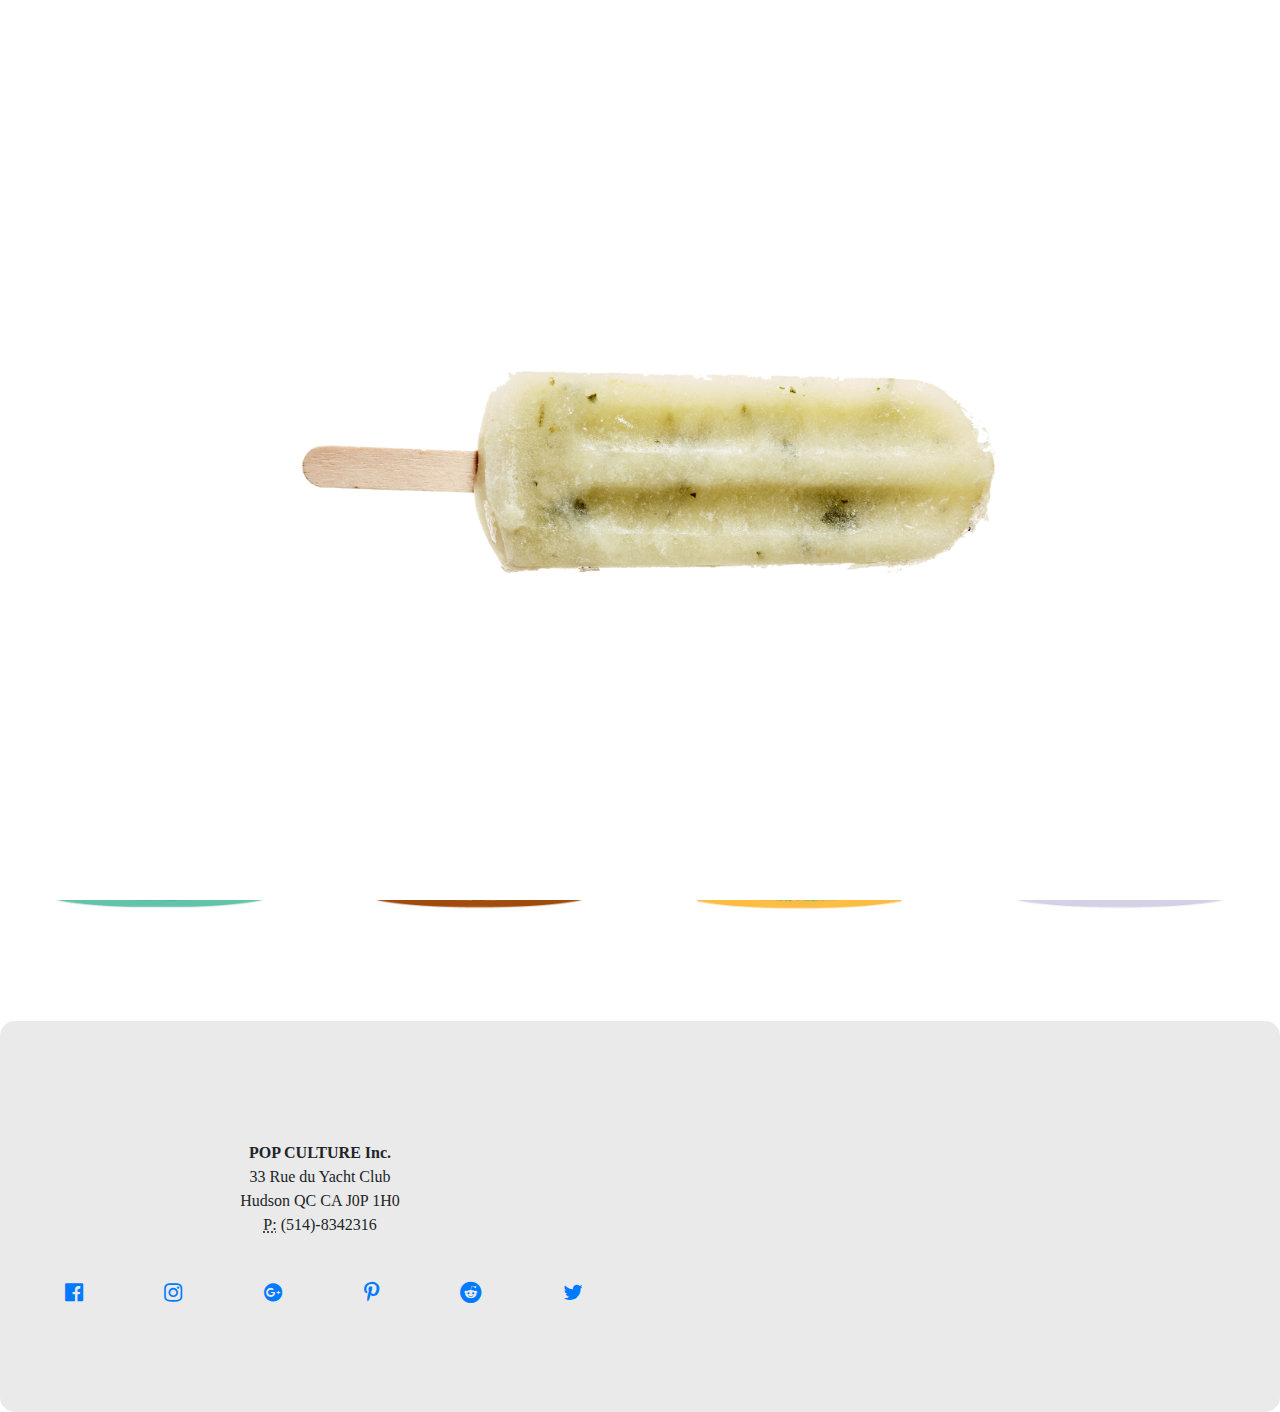
<file: jessica-front-end/popculturewebsite/home.html>
<!doctype html>
<html lang="en">

<head>
    <!-- Required meta tags -->
    <meta charset="utf-8">
    <meta name="viewport" content="width=device-width, initial-scale=1, shrink-to-fit=no">

    <!-- Bootstrap CSS -->
    <link rel="stylesheet" href="https://stackpath.bootstrapcdn.com/bootstrap/4.5.2/css/bootstrap.min.css"
        integrity="sha384-JcKb8q3iqJ61gNV9KGb8thSsNjpSL0n8PARn9HuZOnIxN0hoP+VmmDGMN5t9UJ0Z" crossorigin="anonymous">

    <!-- Font Awesome -->
    <link rel="stylesheet" href="https://cdnjs.cloudflare.com/ajax/libs/font-awesome/4.7.0/css/font-awesome.min.css"
        type="text/css">

    <title>Home | Pop Culture</title>
    <style>
        #parallax-image {
            background-image: url("images/possiblebackground-addedpops.png");
            height: 280px;
            border-radius: 15px;
            background-attachment: fixed;
            background-position: center;
            background-repeat: no-repeat;
            background-size: cover;
        }

        #parallax-image-mid {
            background-image: url("images/possiblebackground-addedpops.png");
            height: 100px;
            border-radius: 15px;
            margin-bottom: 30px;
            background-attachment: fixed;
            background-position: center;
            background-repeat: no-repeat;
            background-size: cover;
        }

        #parallax-image-bottom {
            background-image: url("images/possiblebackground-addedpops.png");
            height: 100px;
            border-radius: 15px;
            background-attachment: fixed;
            background-position: center;
            background-repeat: no-repeat;
            background-size: cover;
        }

        #footer {
            background-color: #d6d5d580;
            padding-top: 10px;
            border-radius: 15px;
            margin-top: 10px;
        }

        #headerImg {
            height: auto;
            width: auto;
            border-radius: 25px;
        }


        h1 {
            font-family: 'Londrina Solid', cursive;
            font-size: 95px;
            color: #df016e;
        }

        h2,
        h3,
        h4,
        h5 {
            font-family: 'Londrina Solid', cursive;
            color: #df016e;
        }

        p {
            font-family: 'Londrina Solid', cursive;
        }

        .nav-item {
            font-family: 'Londrina Solid', cursive;
            font-size: 26px;
            padding-left: 15px;
            padding-right: 15px;
        }

        .nav-link {
            color: #df016e;
        }

        .jumbotron {
            background-color: #d6d5d580;
            padding-top: 15px;
            padding-bottom: 20px;
            height: 100px;
        }

        .btn {
            background-color: rgb(194, 194, 194);
        }

        .card {
            margin: 0 auto;
            /* Added */
            float: none;
            /* Added */
            margin-bottom: 30px;
            /* Added */
            background-color: #d6d5d580;
        }

        #contactImg {
            margin-left: auto;
            margin-right: auto;
            padding-bottom: 10px;
        }

        #contactRight {
            background-color: #d6d5d580;
            border-radius: 25px;
            margin-bottom: 5px;
            padding-right: 25px;
            padding-left: 25px;
        }

        .loader {
            position: fixed;
            z-index: 99;
            top: 0;
            left: 0;
            width: 100%;
            height: 100%;
            background: white;
            display: flex;
            justify-content: center;
            align-items: center;
        }

        .loader>img {
            width: 800px;
        }

        .loader.hidden {
            animation: fadeOut 1s;
            animation-fill-mode: forwards;
        }

        /*card flip*/
        .card-container {
            perspective: 800px;
            max-width: 340px;
            height: auto;
        }

        .card-flip,
        .card-container {
            transform-style: preserve-3d;
            transition: all 0.7s ease;
        }

        .card-flip div {
            backface-visibility: hidden;
            transform-style: preserve-3d;
        }

        .back {
            transform: rotateY(-180deg);
        }

        .card-container:hover .card-flip {
            transform: rotateY(180deg);
        }

        .card-flip {
            display: grid;
            grid-template: 1fr / 1fr;
            grid-template-areas: "frontAndBack";
            transform-style: preserve-3d;
            transition: all 0.7s ease;
        }

        .front {
            grid-area: frontAndBack;
        }

        .back {
            grid-area: frontAndBack;
            transform: rotateY(-180deg);
        }

        .card-container {
            display: grid;
            perspective: 700px;
        }

        #cardImg {
            display: block;
            width: 100%;
            height: auto;
        }

        #cardTextBack {
            display: flex;
            justify-content: center;
            align-items: center;
        }

        @keyframes fadeOut {
            100% {
                opacity: 0;
                visibility: hidden;
            }
        }

        @media (min-width: 1200px) {
            .container {
                max-width: 1680px;
            }
        }
    </style>
</head>

<body>

    <div class="loader">
        <img src="images/horizontal-popsicles.gif" alt="Loading..." />
    </div>

    <div class="container">

        <div id="parallax-image">
            <div class="row h-100">

                <div class="col-md-12 align-self-center">

                    <img id="headerImg" class="mx-auto d-block img-fluid" src="images/headerimg-blank.png"
                        alt="pop culture logo">
                </div>

            </div>
        </div>
        <!-- Navigation -->
        <ul class="nav justify-content-center my-3">
            <li class="nav-item">
                <a class="nav-link active" href="home.html">HOME</a>
            </li>
            <li class="nav-item">
                <a class="nav-link" href="flavours.html">FLAVOURS</a>
            </li>
            <li class="nav-item">
                <a class="nav-link" href="wheretofindus.html">WHERE TO FIND US</a>
            </li>
            <li class="nav-item">
                <a class="nav-link" href="ourstory.html">OUR STORY</a>
            </li>
            <li class="nav-item">
                <a class="nav-link" href="contactus.html">CONTACT US</a>
            </li>
        </ul>

        <!---->

        <div class="row">
            <div class="col text-center">
                <div class="jumbotron">
                    <h2 class="pt-3">Home</h2>
                </div>
            </div>
        </div>

    </div>


    <div class="container">

        <div class="row">
            <div class="col-md-3 col-sm-12">
                <div class="card-container">
                    <div class="card-flip">
                        <div class="front">
                            <img id="cardImg" src="images/labels/cucumberlimemint.png" alt="cucumber lime mint">
                        </div>
                        <div id="cardTextBack" class="back">
                            <a href="flavours.html">
                                <h2>Flavours</h2>
                            </a>
                        </div>
                    </div>
                </div>

            </div>

            <div class="col-md-3 col-sm-12">
                <div class="card-container">
                    <div class="card-flip">
                        <div class="front">
                            <img id="cardImg" src="images/labels/chocolate.png" alt="cucumber lime mint">
                        </div>
                        <div id="cardTextBack" class="back">
                            <a href="wheretofindus.html">
                                <h2>Where to find us</h2>
                            </a>
                        </div>
                    </div>
                </div>
            </div>


            <div class="col-md-3 col-sm-12">
                <div class="card-container">
                    <div class="card-flip">
                        <div class="front">
                            <img id="cardImg" src="images/labels/mango.png" alt="cucumber lime mint">
                        </div>
                        <div id="cardTextBack" class="back">
                            <a href="ourstory.html">
                                <h2>Our Story</h2>
                            </a>
                        </div>
                    </div>
                </div>
            </div>


            <div class="col-md-3 col-sm-12">
                <div class="card-container">
                    <div class="card-flip">
                        <div class="front">
                            <img id="cardImg" src="images/labels/lavenderlemonade.png" alt="cucumber lime mint">
                        </div>
                        <div id="cardTextBack" class="back">
                            <a href="contactus.html">
                                <h2>Contact Us</h2>
                            </a>
                        </div>
                    </div>
                </div>
            </div>
        </div>
    </div>


    <div class="container" id="footer">
        <div class="row">
            <div class="col-md-6 text-center align-self-center p-4">
                <p class="mb-5"><strong>POP CULTURE Inc.</strong> <br>33 Rue du Yacht Club <br>Hudson QC CA J0P 1H0
                    <br> <abbr title="Phone">P:</abbr> (514)-8342316 </p>
                <div class="row">
                    <div class="col-md-12 d-flex align-items-center justify-content-around"> <a href="#">
                            <i class="d-block fa fa-facebook-official  fa-lg mx-2"></i>
                        </a> <a href="#">
                            <i class="d-block fa fa-instagram  fa-lg mx-2"></i>
                        </a> <a href="#">
                            <i class="d-block fa fa-google-plus-official  fa-lg mx-2"></i>
                        </a> <a href="#">
                            <i class="d-block fa fa-pinterest-p  fa-lg mx-2"></i>
                        </a> <a href="#">
                            <i class="d-block fa fa-reddit  fa-lg mx-2"></i>
                        </a> <a href="#">
                            <i class="d-block fa fa-twitter  fa-lg ml-2"></i>
                        </a> </div>
                </div>
            </div>
            <div class="col-md-6 pt-4">
                <div class="p-0" style="overflow:hidden;"> <iframe style="position:relative; top:-75px; border:none;"
                        width="100%" height="350"
                        src="https://www.google.com/maps/d/u/0/embed?mid=1ZM--eEBdVaOEntSzDbC4SKkzdG9a14Fg"
                        scrolling="no" frameborder="0"></iframe></div>
            </div>

        </div>
    </div>
    <!-- Optional JavaScript -->
    <script src="script.js"></script>
    <!-- jQuery first, then Popper.js, then Bootstrap JS -->
    <script src="https://code.jquery.com/jquery-3.5.1.slim.min.js"
        integrity="sha384-DfXdz2htPH0lsSSs5nCTpuj/zy4C+OGpamoFVy38MVBnE+IbbVYUew+OrCXaRkfj"
        crossorigin="anonymous"></script>
    <script src="https://cdn.jsdelivr.net/npm/popper.js@1.16.1/dist/umd/popper.min.js"
        integrity="sha384-9/reFTGAW83EW2RDu2S0VKaIzap3H66lZH81PoYlFhbGU+6BZp6G7niu735Sk7lN"
        crossorigin="anonymous"></script>
    <script src="https://stackpath.bootstrapcdn.com/bootstrap/4.5.2/js/bootstrap.min.js"
        integrity="sha384-B4gt1jrGC7Jh4AgTPSdUtOBvfO8shuf57BaghqFfPlYxofvL8/KUEfYiJOMMV+rV"
        crossorigin="anonymous"></script>
</body>

</html>
</file>
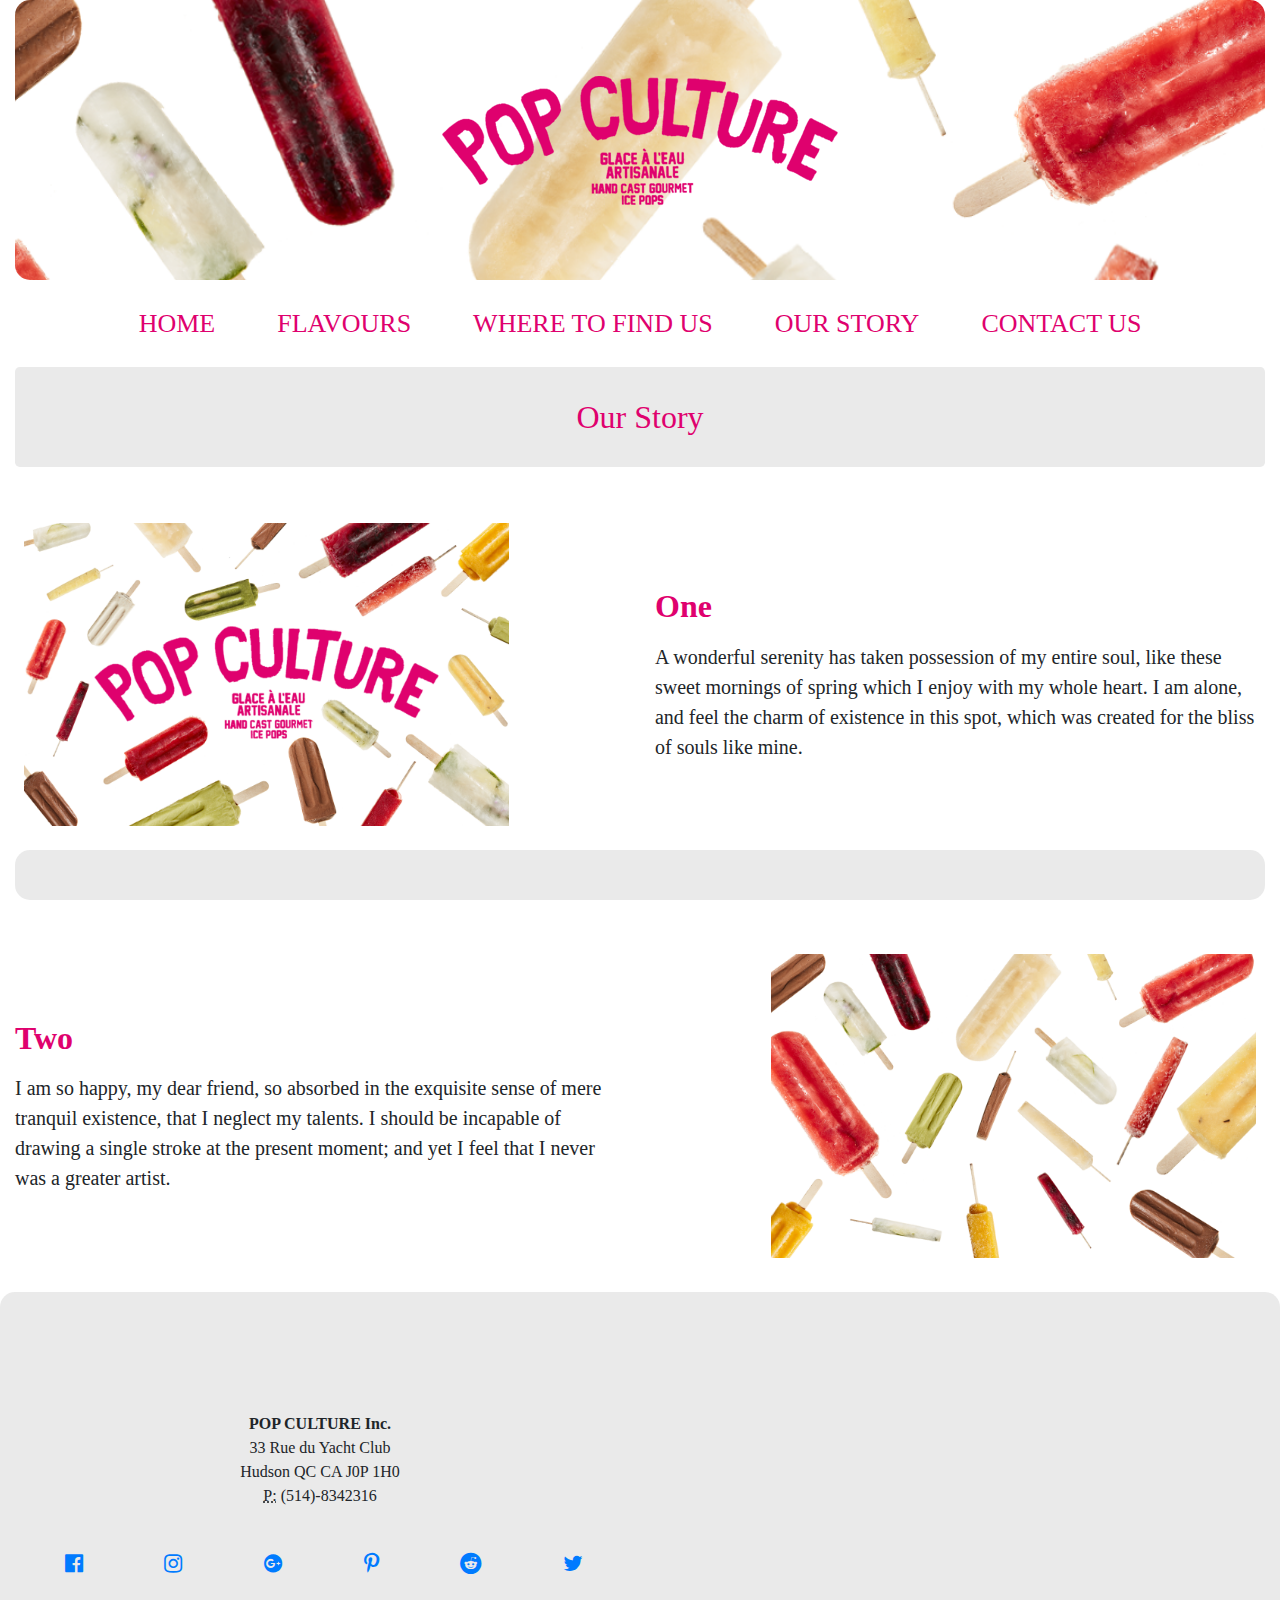
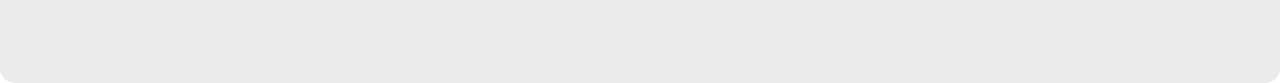
<file: jessica-front-end/popculturewebsite/ourstory.html>
<!doctype html>
<html lang="en">

<head>
    <!-- Required meta tags -->
    <meta charset="utf-8">
    <meta name="viewport" content="width=device-width, initial-scale=1, shrink-to-fit=no">

    <!-- Bootstrap CSS -->
    <link rel="stylesheet" href="https://stackpath.bootstrapcdn.com/bootstrap/4.5.2/css/bootstrap.min.css"
        integrity="sha384-JcKb8q3iqJ61gNV9KGb8thSsNjpSL0n8PARn9HuZOnIxN0hoP+VmmDGMN5t9UJ0Z" crossorigin="anonymous">

    <!-- Font Awesome -->
    <link rel="stylesheet" href="https://cdnjs.cloudflare.com/ajax/libs/font-awesome/4.7.0/css/font-awesome.min.css"
    type="text/css">

    <title>Our Story | Pop Culture</title>
    <style>
         #parallax-image {
            background-image: url("images/possiblebackground-addedpops.png");
            height: 280px;
            border-radius: 15px;
            background-attachment: fixed;
            background-position: center;
            background-repeat: no-repeat;
            background-size: cover;
        }

        #parallax-image-mid {
            background-color: #d6d5d580;
            height: 50px;
            border-radius: 15px;
            margin-bottom: 30px;
            background-attachment: fixed;
            background-position: center;
            background-repeat: no-repeat;
            background-size: cover;
        }

        #parallax-image-bottom {
            background-image: url("images/possiblebackground-addedpops.png");
            height: 100px; 
            border-radius: 15px;
            background-attachment: fixed;
            background-position: center;
            background-repeat: no-repeat;
            background-size: cover;
        }

        #footer{
            background-color: #d6d5d580;
            padding-top: 10px;
            border-radius: 15px;
            margin-top: 10px;
        }

        #headerImg {
            height: auto;
            width: auto;
            border-radius: 25px;
        }


        h1 {
            font-family: 'Londrina Solid', cursive;
            font-size: 95px;
            color: #df016e;
        }

        h2, h3, h4, h5 {
            font-family: 'Londrina Solid', cursive;
            color: #df016e;
        }

        p {
            font-family: 'Londrina Solid', cursive;
        }

        .nav-item {
            font-family: 'Londrina Solid', cursive;
            font-size: 26px;
            padding-left: 15px;
            padding-right: 15px;
        }

        .nav-link {
            color: #df016e;
        }

        .jumbotron {
            background-color: #d6d5d580;
            padding-top: 15px;
            padding-bottom: 20px;
            height: 100px;
        }

        .btn{
            background-color: rgb(194, 194, 194);
        }

        .card {
            margin: 0 auto;
            /* Added */
            float: none;
            /* Added */
            margin-bottom: 30px;
            /* Added */
            background-color: #d6d5d580;
        }

        @media (min-width: 1200px) {
            .container {
                max-width: 1680px;
            }
        }
    </style>
</head>

<body>
    <div class="container">

        <div id="parallax-image">
            <div class="row h-100">

                <div class="col-md-12 align-self-center">

                    <img id="headerImg" class="mx-auto d-block img-fluid" src="images/headerimg-blank.png"
                        alt="pop culture logo">
                </div>

            </div>
        </div>
        <!-- Navigation -->
        <ul class="nav justify-content-center my-3">
            <li class="nav-item">
                <a class="nav-link active" href="home.html">HOME</a>
            </li>
            <li class="nav-item">
                <a class="nav-link" href="flavours.html">FLAVOURS</a>
            </li>
            <li class="nav-item">
                <a class="nav-link" href="wheretofindus.html">WHERE TO FIND US</a>
            </li>
            <li class="nav-item">
                <a class="nav-link" href="ourstory.html">OUR STORY</a>
            </li>
            <li class="nav-item">
                <a class="nav-link" href="contactus.html">CONTACT US</a>
            </li>
        </ul>

        <div class="row">
            <div class="col text-center">
                <div class="jumbotron">
                    <h2 class="pt-3">Our Story</h2>
                </div>
            </div>
        </div>
        <!---->

    </div>

    <div class="container">
        <div class="row">
            <div class="col-lg-5 col-md-6 p-md-4 col-3"> <img class="img-fluid d-block"
                src="images/possibleheader-addedpops.png" width="1500"> </div>
            <div class="col-md-6 offset-lg-1 d-flex flex-column justify-content-center py-4">
              <h2 class="my-3"> <b>One</b> </h2>
              <p class="lead">A wonderful serenity has taken possession of my entire soul, like these sweet mornings of
                spring which I enjoy with my whole heart. I am alone, and feel the charm of existence in this spot,
                which was created for the bliss of souls like mine.</p>
            </div>
          </div>
    </div>

    <div class="container">
        <div id="parallax-image-mid">
            <div class="row h-100">

                <div class="col-md-12 align-self-center">
                </div>

            </div>
        </div>

    </div>

        <div class="container">
            <div class="row">
                <div class="col-md-6 d-flex flex-column justify-content-center order-2 order-md-1 py-4">
                  <h2 class="my-3"> <b>Two</b> </h2>
                  <p class="lead">I am so happy, my dear friend, so absorbed in the exquisite sense of mere tranquil
                    existence, that I neglect my talents. I should be incapable of drawing a single stroke at the present
                    moment; and yet I feel that I never was a greater artist.</p>
                </div>
                <div class="col-lg-5 col-md-6 p-md-4 col-3 offset-lg-1 order-1 order-md-2"> <img class="img-fluid d-block"
                    src="images/possiblebackground-addedpops.png" width="1500"> </div>
              </div>
          </div>
    </div>

    
    <div class="container" id="footer">
        <div class="row">
            <div class="col-md-6 text-center align-self-center p-4">
                <p class="mb-5"><strong>POP CULTURE Inc.</strong> <br>33 Rue du Yacht Club <br>Hudson QC CA J0P 1H0
                    <br> <abbr title="Phone">P:</abbr> (514)-8342316 </p>
                <div class="row">
                    <div class="col-md-12 d-flex align-items-center justify-content-around"> <a href="#">
                            <i class="d-block fa fa-facebook-official  fa-lg mx-2"></i>
                        </a> <a href="#">
                            <i class="d-block fa fa-instagram  fa-lg mx-2"></i>
                        </a> <a href="#">
                            <i class="d-block fa fa-google-plus-official  fa-lg mx-2"></i>
                        </a> <a href="#">
                            <i class="d-block fa fa-pinterest-p  fa-lg mx-2"></i>
                        </a> <a href="#">
                            <i class="d-block fa fa-reddit  fa-lg mx-2"></i>
                        </a> <a href="#">
                            <i class="d-block fa fa-twitter  fa-lg ml-2"></i>
                        </a> </div>
                </div>
            </div>
            <div class="col-md-6 pt-4">
                <div class="p-0" style="overflow:hidden;"> <iframe style="position:relative; top:-75px; border:none;"
                        width="100%" height="350"
                        src="https://www.google.com/maps/d/u/0/embed?mid=1ZM--eEBdVaOEntSzDbC4SKkzdG9a14Fg"
                        scrolling="no" frameborder="0"></iframe></div>
            </div>

        </div>
    </div>

    <!-- Optional JavaScript -->
    <!-- jQuery first, then Popper.js, then Bootstrap JS -->
    <script src="https://code.jquery.com/jquery-3.5.1.slim.min.js"
        integrity="sha384-DfXdz2htPH0lsSSs5nCTpuj/zy4C+OGpamoFVy38MVBnE+IbbVYUew+OrCXaRkfj"
        crossorigin="anonymous"></script>
    <script src="https://cdn.jsdelivr.net/npm/popper.js@1.16.1/dist/umd/popper.min.js"
        integrity="sha384-9/reFTGAW83EW2RDu2S0VKaIzap3H66lZH81PoYlFhbGU+6BZp6G7niu735Sk7lN"
        crossorigin="anonymous"></script>
    <script src="https://stackpath.bootstrapcdn.com/bootstrap/4.5.2/js/bootstrap.min.js"
        integrity="sha384-B4gt1jrGC7Jh4AgTPSdUtOBvfO8shuf57BaghqFfPlYxofvL8/KUEfYiJOMMV+rV"
        crossorigin="anonymous"></script>
</body>

</html>
</file>
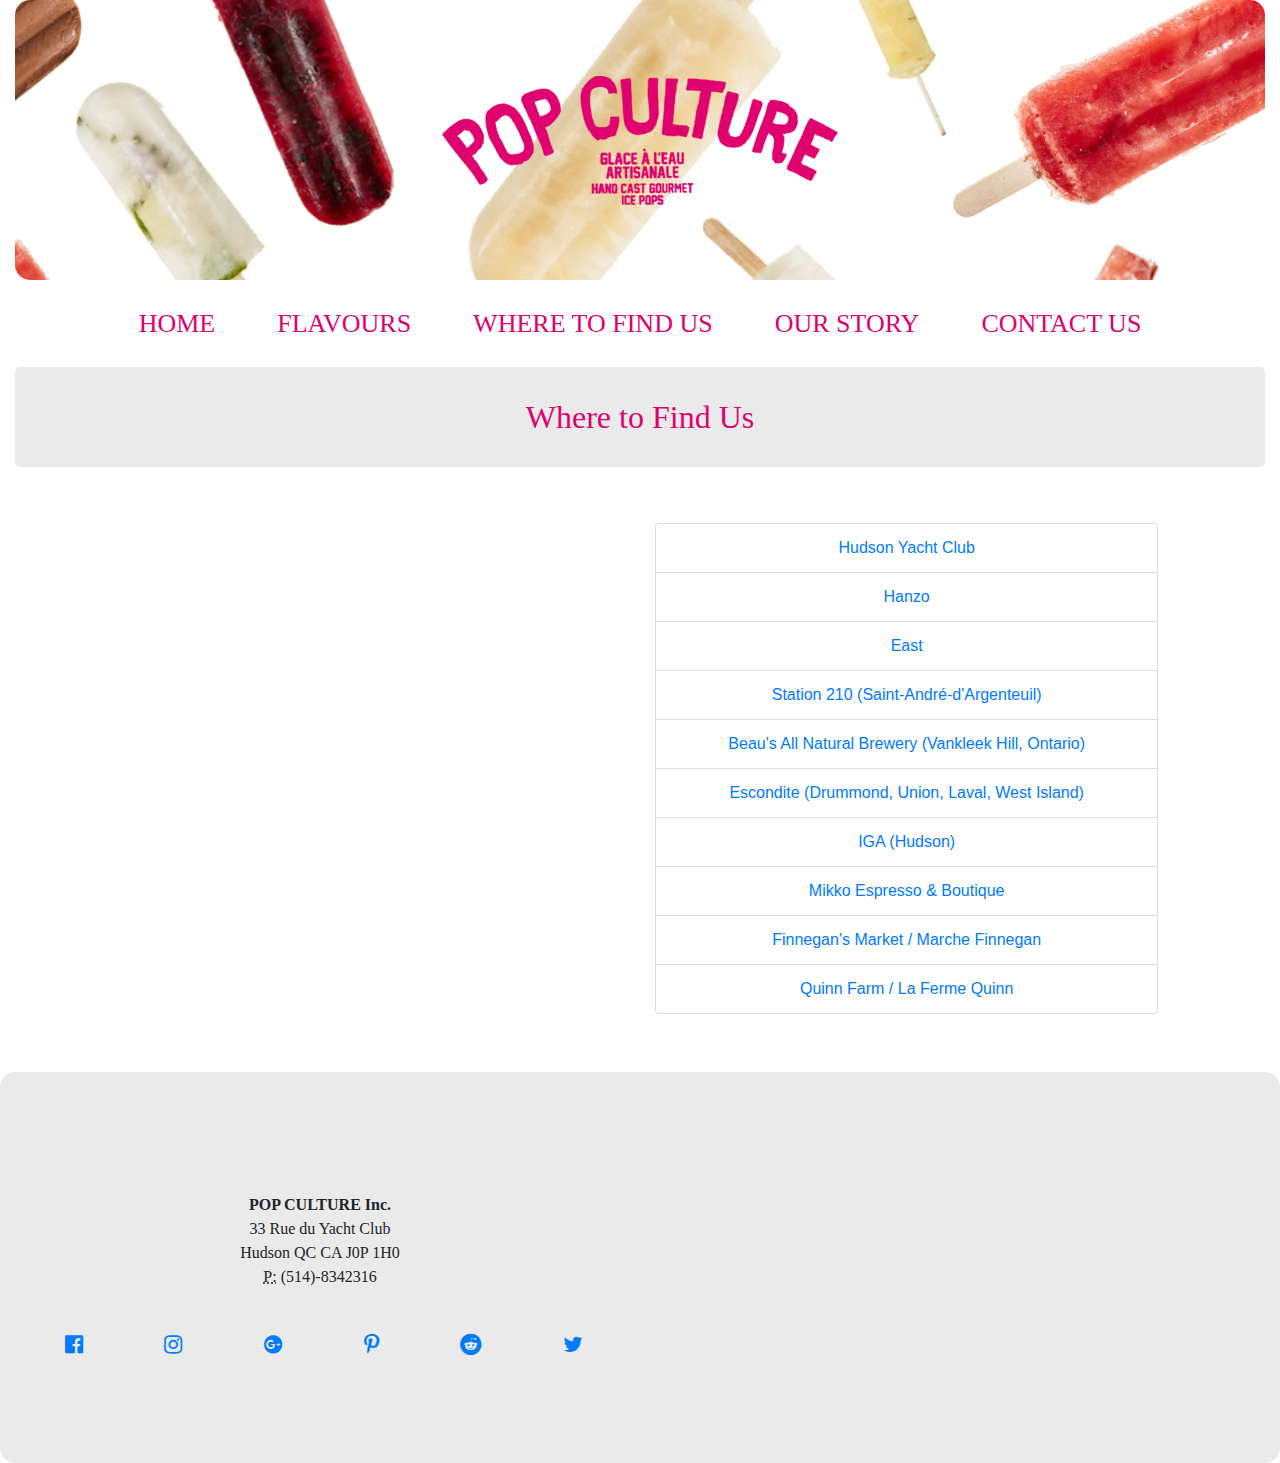
<file: jessica-front-end/popculturewebsite/wheretofindus.html>
<!doctype html>
<html lang="en">

<head>
    <!-- Required meta tags -->
    <meta charset="utf-8">
    <meta name="viewport" content="width=device-width, initial-scale=1, shrink-to-fit=no">

    <!-- Bootstrap CSS -->
    <link rel="stylesheet" href="https://stackpath.bootstrapcdn.com/bootstrap/4.5.2/css/bootstrap.min.css"
        integrity="sha384-JcKb8q3iqJ61gNV9KGb8thSsNjpSL0n8PARn9HuZOnIxN0hoP+VmmDGMN5t9UJ0Z" crossorigin="anonymous">

    <!-- Font Awesome -->
    <link rel="stylesheet" href="https://cdnjs.cloudflare.com/ajax/libs/font-awesome/4.7.0/css/font-awesome.min.css"
        type="text/css">

    <title>Where to Find Us | Pop Culture</title>
    <style>
         #parallax-image {
            background-image: url("images/possiblebackground-addedpops.png");
            height: 280px;
            border-radius: 15px;
            background-attachment: fixed;
            background-position: center;
            background-repeat: no-repeat;
            background-size: cover;
        }

        #parallax-image-mid {
            background-image: url("images/possiblebackground-addedpops.png");
            height: 100px;
            border-radius: 15px;
            margin-bottom: 30px;
            background-attachment: fixed;
            background-position: center;
            background-repeat: no-repeat;
            background-size: cover;
        }

        #parallax-image-bottom {
            background-image: url("images/possiblebackground-addedpops.png");
            height: 100px;
            border-radius: 15px;
            background-attachment: fixed;
            background-position: center;
            background-repeat: no-repeat;
            background-size: cover;
        }

        #footer {
            background-color: #d6d5d580;
            padding-top: 10px;
            border-radius: 15px;
            margin-top: 10px;
        }

        #headerImg {
            height: auto;
            width: auto;
            border-radius: 25px;
        }

        h1 {
            font-family: 'Londrina Solid', cursive;
            font-size: 95px;
            color: #df016e;
        }

        h2,
        h3,
        h4,
        h5 {
            font-family: 'Londrina Solid', cursive;
            color: #df016e;
        }

        p {
            font-family: 'Londrina Solid', cursive;
        }

        .nav-item {
            font-family: 'Londrina Solid', cursive;
            font-size: 26px;
            padding-left: 15px;
            padding-right: 15px;
        }

        .nav-link {
            color: #df016e;
        }

        .jumbotron {
            background-color: #d6d5d580;
            padding-top: 15px;
            padding-bottom: 20px;
            height: 100px;
        }

        .btn {
            background-color: hotpink;
        }

        .card {
            margin: 0 auto;
            /* Added */
            float: none;
            /* Added */
            margin-bottom: 30px;
            /* Added */
            background-color: #d6d5d580;
        }

        @media (min-width: 1200px) {
            .container {
                max-width: 1680px;
            }
        }
    </style>
</head>

<body>
    <div class="container">

        <div id="parallax-image">
            <div class="row h-100">

                <div class="col-md-12 align-self-center">

                    <img id="headerImg" class="mx-auto d-block img-fluid" src="images/headerimg-blank.png"
                        alt="pop culture logo">
                </div>

            </div>
        </div>
        <!-- Navigation -->
        <ul class="nav justify-content-center my-3">
            <li class="nav-item">
                <a class="nav-link active" href="home.html">HOME</a>
            </li>
            <li class="nav-item">
                <a class="nav-link"
                    href="flavours.html">FLAVOURS</a>
            </li>
            <li class="nav-item">
                <a class="nav-link" href="wheretofindus.html">WHERE TO FIND US</a>
            </li>
            <li class="nav-item">
                <a class="nav-link" href="ourstory.html">OUR
                    STORY</a>
            </li>
            <li class="nav-item">
                <a class="nav-link" href="contactus.html">CONTACT US</a>
            </li>
        </ul>

        <div class="row">
            <div class="col text-center">
                <div class="jumbotron">
                    <h2 class="pt-3">Where to Find Us</h2>
                </div>
            </div>
        </div>
        <!---->

    </div>

    <div class="container text-center">
        <div class="row">


                <div class="col-lg-5 col-md-6 p-md-4 col-sm-12" style="height:560px; display:inline-block; overflow:hidden;">
                    <iframe style="position:relative; top:-75px; border:none;" 
                          src="https://www.google.com/maps/d/u/1/embed?mid=1--wxJnGpid9VUvx3nBenFxYGQ3oNNzQy" 
                          width="850" height="580"></iframe>
                    </div>
                    
            <div class="col-md-5 offset-lg-1 d-flex flex-column justify-content-center py-4">
                <ul class="list-group mb-4">
                    <li class="list-group-item">
                        <a href="http://www.hudsonyachtclub.com/">Hudson Yacht Club</a>
                    </li>
                    <li class="list-group-item">
                        <a href="http://www.hanzoizakaya.ca/">Hanzo</a>
                    </li>
                    <li class="list-group-item">
                        <a href="https://www.eastpanasiatique.com/">East</a>
                    </li>
                    <li class="list-group-item">
                        <a href="https://www.facebook.com/Station210/">Station 210 (Saint-André-d'Argenteuil)</a>
                    </li>
                    <li class="list-group-item"> 
                        <a href="https://beaus.ca/">Beau's All Natural Brewery (Vankleek Hill, Ontario)</a>
                    </li>
                    <li class="list-group-item">
                        <a href="http://www.escondite.ca/">Escondite (Drummond, Union, Laval, West Island)</a>
                    </li>
                    <li class="list-group-item">
                        <a href="https://www.iga.net/fr/recherche_de_magasin/magasin/8352-iga-famille-deziel-hudson">IGA (Hudson)</a>
                    </li>
                    <li class="list-group-item">
                        <a href="https://mikkoespressoboutique.ca/password">Mikko Espresso & Boutique</a>
                    </li>
                    <li class="list-group-item">
                        <a href="https://www.facebook.com/marchefinneganmarket/">Finnegan's Market / Marche Finnegan</a>
                    </li>
                    <li class="list-group-item">
                        <a href="https://www.quinnfarm.qc.ca/">Quinn Farm / La Ferme Quinn</a>
                    </li>
                </ul>
            </div>
        </div>
    </div>


    <div class="container" id="footer">
        <div class="row">
            <div class="col-md-6 text-center align-self-center p-4">
                <p class="mb-5"><strong>POP CULTURE Inc.</strong> <br>33 Rue du Yacht Club <br>Hudson QC CA J0P 1H0
                    <br> <abbr title="Phone">P:</abbr> (514)-8342316 </p>
                <div class="row">
                    <div class="col-md-12 d-flex align-items-center justify-content-around"> <a href="#">
                            <i class="d-block fa fa-facebook-official  fa-lg mx-2"></i>
                        </a> <a href="#">
                            <i class="d-block fa fa-instagram  fa-lg mx-2"></i>
                        </a> <a href="#">
                            <i class="d-block fa fa-google-plus-official  fa-lg mx-2"></i>
                        </a> <a href="#">
                            <i class="d-block fa fa-pinterest-p  fa-lg mx-2"></i>
                        </a> <a href="#">
                            <i class="d-block fa fa-reddit  fa-lg mx-2"></i>
                        </a> <a href="#">
                            <i class="d-block fa fa-twitter  fa-lg ml-2"></i>
                        </a> </div>
                </div>
            </div>
            <div class="col-md-6 pt-4">
                <div class="p-0" style="overflow:hidden;"> <iframe style="position:relative; top:-75px; border:none;"
                        width="100%" height="350"
                        src="https://www.google.com/maps/d/u/0/embed?mid=1ZM--eEBdVaOEntSzDbC4SKkzdG9a14Fg"
                        scrolling="no" frameborder="0"></iframe></div>
            </div>

        </div>
    </div>

    <!-- Optional JavaScript -->
    <!-- jQuery first, then Popper.js, then Bootstrap JS -->
    <script src="https://code.jquery.com/jquery-3.5.1.slim.min.js"
        integrity="sha384-DfXdz2htPH0lsSSs5nCTpuj/zy4C+OGpamoFVy38MVBnE+IbbVYUew+OrCXaRkfj"
        crossorigin="anonymous"></script>
    <script src="https://cdn.jsdelivr.net/npm/popper.js@1.16.1/dist/umd/popper.min.js"
        integrity="sha384-9/reFTGAW83EW2RDu2S0VKaIzap3H66lZH81PoYlFhbGU+6BZp6G7niu735Sk7lN"
        crossorigin="anonymous"></script>
    <script src="https://stackpath.bootstrapcdn.com/bootstrap/4.5.2/js/bootstrap.min.js"
        integrity="sha384-B4gt1jrGC7Jh4AgTPSdUtOBvfO8shuf57BaghqFfPlYxofvL8/KUEfYiJOMMV+rV"
        crossorigin="anonymous"></script>
</body>

</html>
</file>
<file: jessica-front-end/popculturewebsite/style.css>
.jumbotron {
    margin-top: 70px;
    background-image: url("images/possiblebackground-addedpops.png");
    background-size: cover;
  }

  .headerTop {
    background-image: url("images/headerimg.png");
    background-size: cover;
    padding: 130px;
    font-family: 'Londrina Solid', cursive;
  }


  .carousel-control-prev-icon,
.carousel-control-next-icon {
  height: 100px;
  width: 100px;
  outline: black;
  background-size: 100%, 100%;
  background-image: none;
}

.carousel-control-next-icon:after
{
  content: '>';
  font-size: 35px;
  color:black;
}

.carousel-control-prev-icon:after {
  content: '<';
  font-size: 35px;
  color: black;
}

.iceCreamCarouselImg img {
    width: auto;
    height: 700px;
    max-height: 700px;
  }

  /*Nav start*/

  /*Nav end*/

  /*parallax img*/
#parallax-image{
  background-image: url("images/possiblebackground-addedpops.png");
  height: 300px;
  background-image: fixed;
  background-repeat: no-repeat;
  background-size: cover;
  
}
</file>
